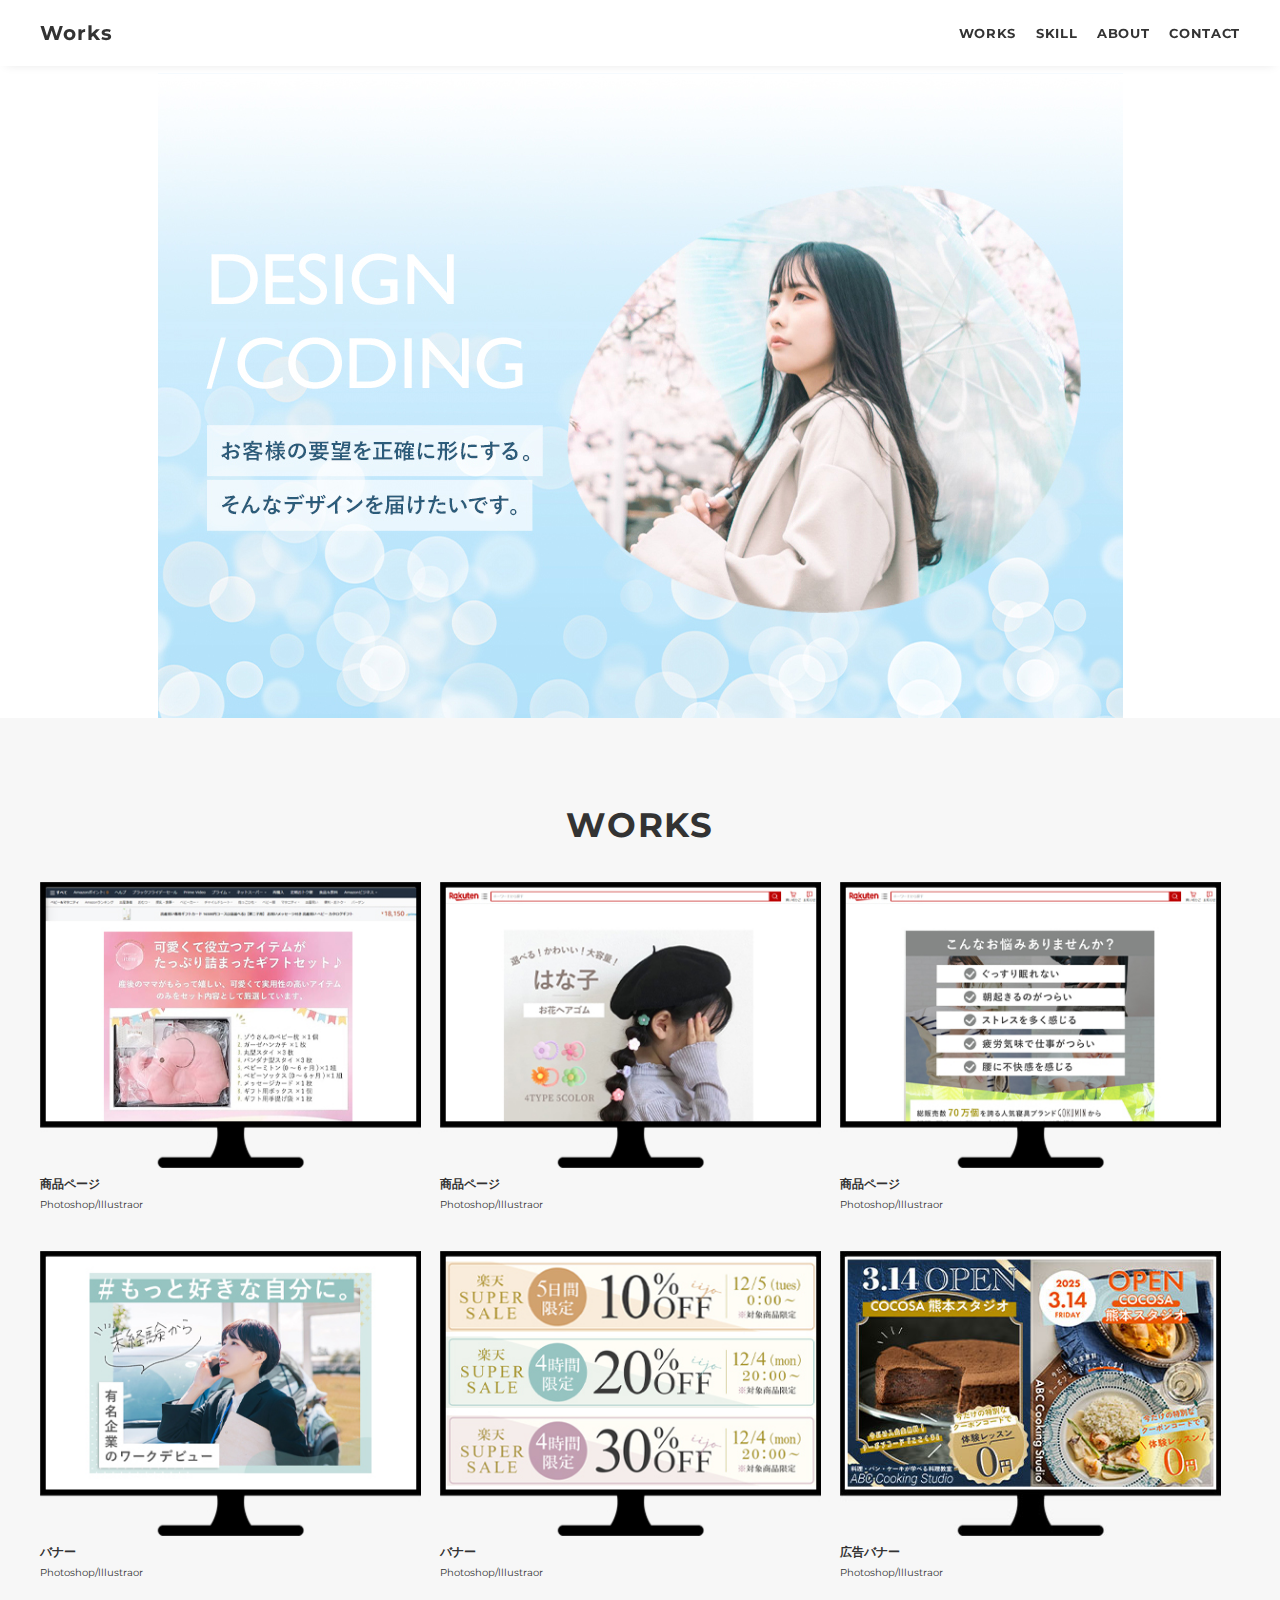
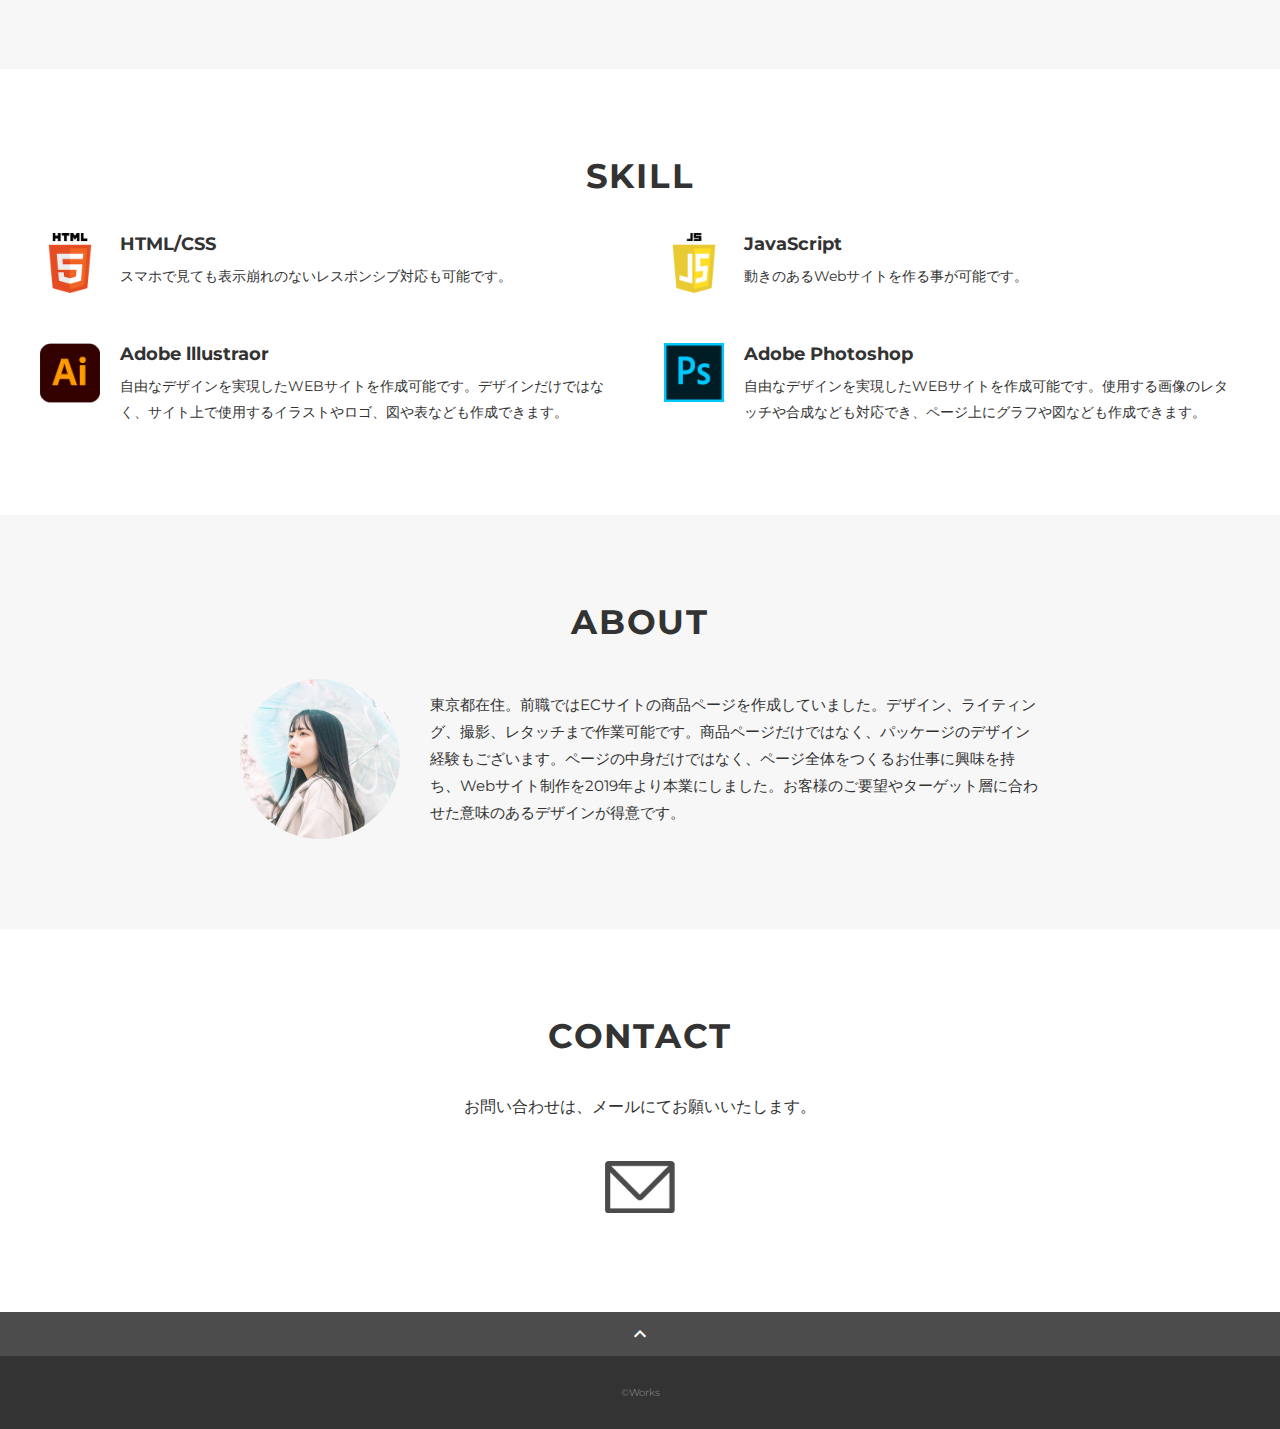
<file: index.html>
<!DOCTYPE html>
<html>
<head>
  <meta charset="utf-8">
  <meta name="viewport" content="width=device-width, initial-scale=1.0, maximum-scale=1.0, minimum-scale=1.0">
  <title>ポートフォリオ</title>
  <link rel="preconnect" href="https://fonts.gstatic.com">
  <link href="https://fonts.googleapis.com/css2?family=Montserrat:wght@400;700&display=swap" rel="stylesheet">
  <link href="https://fonts.googleapis.com/css?family=Material+Icons+Outlined" rel="stylesheet">
  <link href="css/ress.css" media="all" rel="stylesheet" type="text/css" />
  <link href="css/style.css" media="all" rel="stylesheet" type="text/css" />
</head>

<body>
  <div class="wrapper">

    <!-- header -->
    <header class="header">
      <div class="container">
        <h1 class="header-logo">
          <a href="#">Works</a>
        </h1>
        <nav class="gnav">
          <ul class="gnav-list">
            <li class="gnav-item"><a href="#works">WORKS</a></li>
            <li class="gnav-item"><a href="#skill">SKILL</a></li>
            <li class="gnav-item"><a href="#about">ABOUT</a></li>
            <li class="gnav-item"><a href="#contact">CONTACT</a></li>
          </ul>
        </nav>
      </div>
    </header>
    <!-- /header -->

    <main class="content">

     <!-- mv -->
     <div class="mv">
      <div class="mv-container">
        <img src="img/main.jpg" alt="メイン画像">
      </div>
    </div>
    <!-- /mv -->

      <!-- works -->
      <section class="works section" id="works">
        <div class="container">
          <h2 class="title">WORKS</h2>
          <div class="works-list">
            <a class="works-item" href="works-1.html">
              <div class="works-img"><img src="img/works/html1.jpg" alt="html1" /></div>
              <p class="works-name">商品ページ</p>
              <p class="works-info">Photoshop/lllustraor</p>
            </a>
            <a class="works-item" href="works-2.html">
              <div class="works-img"><img src="img/works/html2.jpg" alt="html2" /></div>
              <p class="works-name">商品ページ</p>
              <p class="works-info">Photoshop/lllustraor</p>
            </a>
            <a class="works-item" href="works-3.html">
              <div class="works-img"><img src="img/works/html3.jpg" alt="html3" /></div>
              <p class="works-name">商品ページ</p>
              <p class="works-info">Photoshop/lllustraor</p>
            </a>
            <a class="works-item" href="works-4.html">
              <div class="works-img"><img src="img/works/html4.jpg" alt="html4" /></div>
              <p class="works-name">バナー</p>
              <p class="works-info">Photoshop/lllustraor</p>
            </a>
            <a class="works-item" href="works-5.html">
              <div class="works-img"><img src="img/works/html5.jpg" alt="html5" /></div>
              <p class="works-name">バナー</p>
              <p class="works-info">Photoshop/lllustraor</p>
            </a>
            <a class="works-item" href="works-6.html">
              <div class="works-img"><img src="img/works/html6.jpg" alt="html6" /></div>
              <p class="works-name">広告バナー</p>
              <p class="works-info">Photoshop/lllustraor</p>
            </a>
          </div>
        </div>
      </section>
      <!-- /works -->

      <!-- skill -->
      <section class="skill section" id="skill">
        <div class="container">
          <h2 class="title">SKILL</h2>
          <div class="skill-list">
            <div class="skill-item">
              <p class="skill-img"><img src="img/skills/html.png" alt="html"></p>
              <div class="skill-body">
                <h3 class="skill-name">HTML/CSS</h3>
                <p class="skill-text">
                  スマホで見ても表示崩れのないレスポンシブ対応も可能です。</p>
              </div>
            </div>
            <div class="skill-item">
              <p class="skill-img"><img src="img/skills/js.png" alt="javascript"></p>
              <div class="skill-body">
                <h3 class="skill-name">JavaScript</h3>
                <p class="skill-text">
                  動きのあるWebサイトを作る事が可能です。</p>
              </div>
            </div>
            <div class="skill-item">
              <p class="skill-img"><img src="img/skills/lllustraor.png" alt="lllustraor"></p>
              <div class="skill-body">
                <h3 class="skill-name">Adobe lllustraor</h3>
                <p class="skill-text">
                  自由なデザインを実現したWEBサイトを作成可能です。デザインだけではなく、サイト上で使用するイラストやロゴ、図や表なども作成できます。</p>
              </div>
            </div>
            <div class="skill-item">
              <p class="skill-img"><img src="img/skills/photoshop.png" alt="photoshop"></p>
              <div class="skill-body">
                <h3 class="skill-name">Adobe Photoshop</h3>
                <p class="skill-text">
                  自由なデザインを実現したWEBサイトを作成可能です。使用する画像のレタッチや合成なども対応でき、ページ上にグラフや図なども作成できます。</p>
              </div>
            </div>
          </div>
        </div>
      </section>
      <!-- /skill -->

      <!-- about -->
      <section class="about section" id="about">
        <div class="container">
          <h2 class="title">ABOUT</h2>
          <div class="profile">
            <p class="profile-img">
              <img src="img/about.jpg" alt="about">
            </p>
            <div class="profile-body">
              <p>
                東京都在住。前職ではECサイトの商品ページを作成していました。デザイン、ライティング、撮影、レタッチまで作業可能です。商品ページだけではなく、パッケージのデザイン経験もございます。ページの中身だけではなく、ページ全体をつくるお仕事に興味を持ち、Webサイト制作を2019年より本業にしました。お客様のご要望やターゲット層に合わせた意味のあるデザインが得意です。
              </p>
            </div>
          </div>
        </div>
      </section>
      <!-- /about -->

      <!-- contact -->
      <section class="contact section" id="contact">
        <div class="container">
          <h2 class="title">CONTACT</h2>
          <p class="lead">
            お問い合わせは、<br class="sp-only">メールにてお願いいたします。
          </p>
          <div class="contact-list">
            <a href="mailto:ikumixxky&#64;gmail.com" target="_blank">
              <img src="img/icon_mail.gif" alt="mail">
            </a>
          </div>
        </div>
      </section>
      <!-- /contact -->
      <div class="page-top" id="js-page-top">
        <span class="material-icons-outlined">expand_less</span>
      </div>
    </main>

    <!-- footer -->
    <footer class="footer">
      <div class="copyright">&copy;Works</div>
    </footer>
    <!-- /footer -->

  </div>
  <script src="https://ajax.googleapis.com/ajax/libs/jquery/3.6.0/jquery.min.js"></script>
  <script type='text/javascript' src="js/script.js"></script>
</body>
</html>
</file>
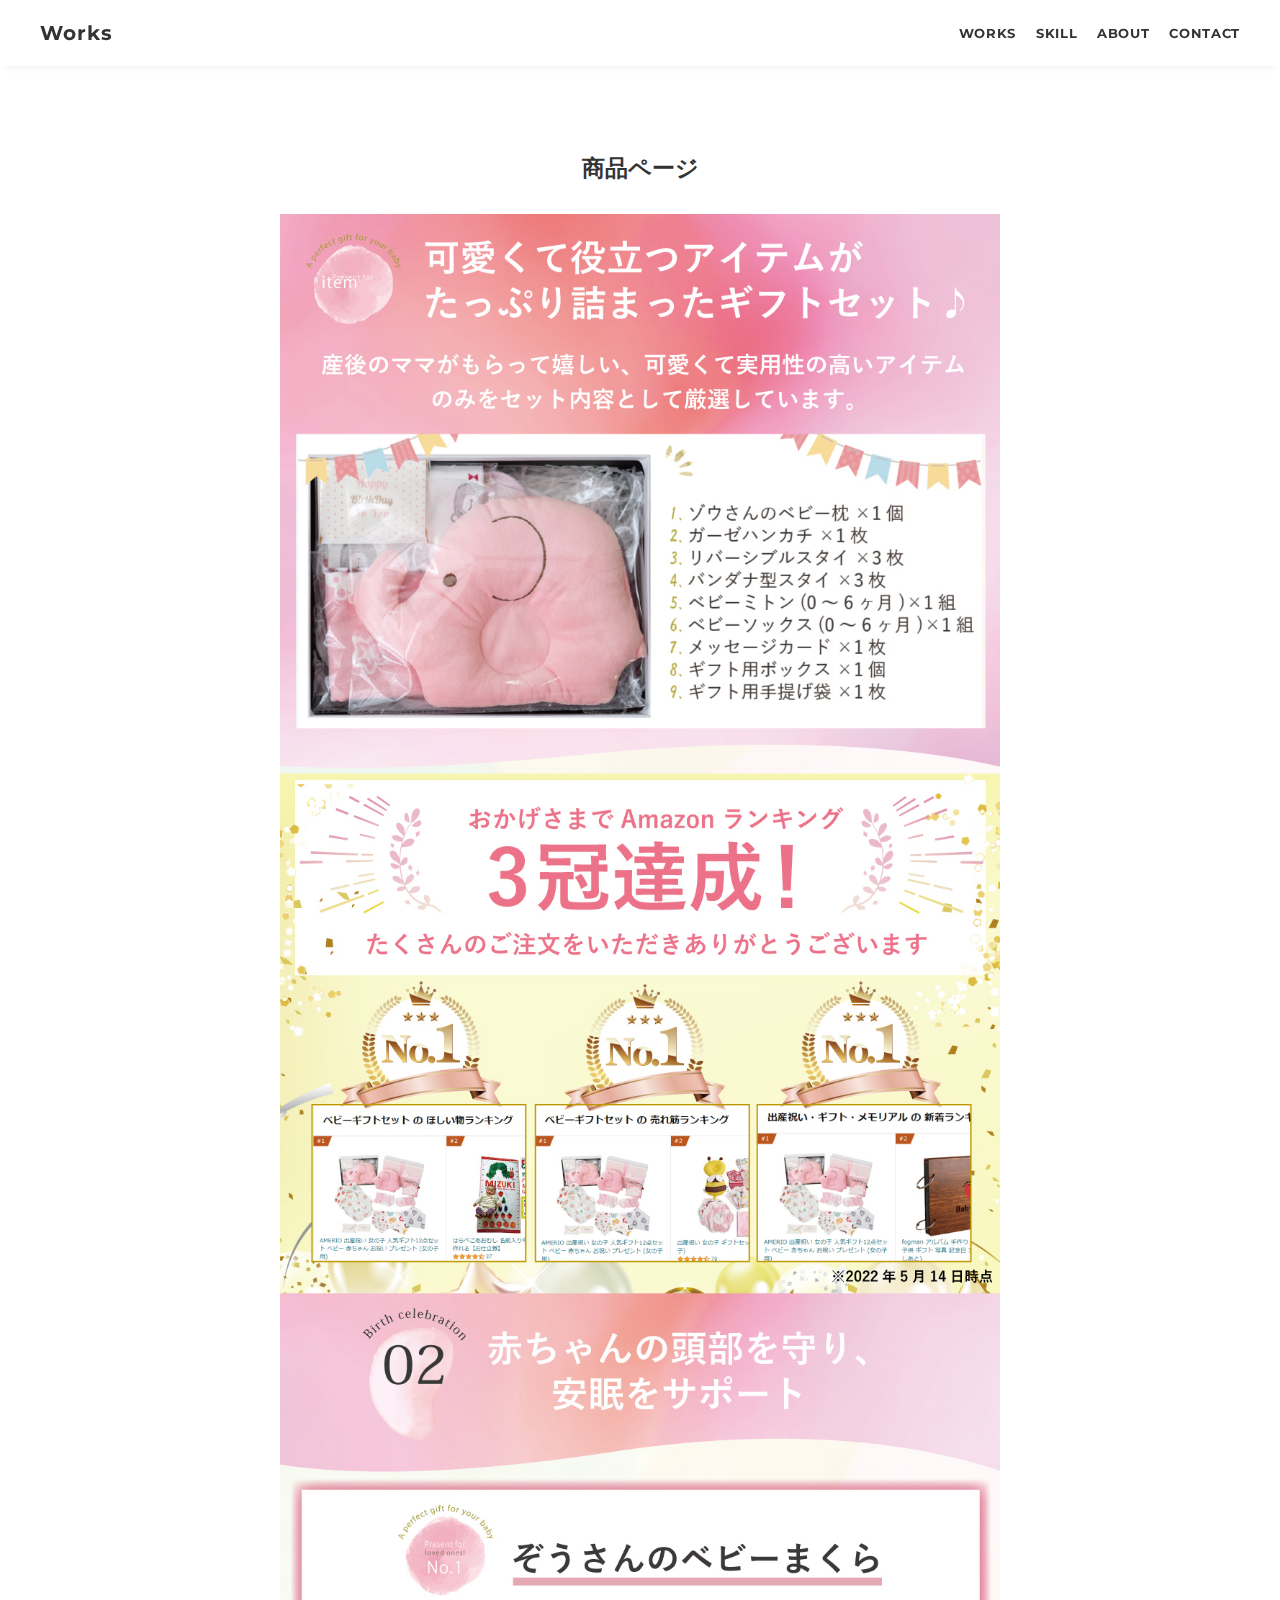
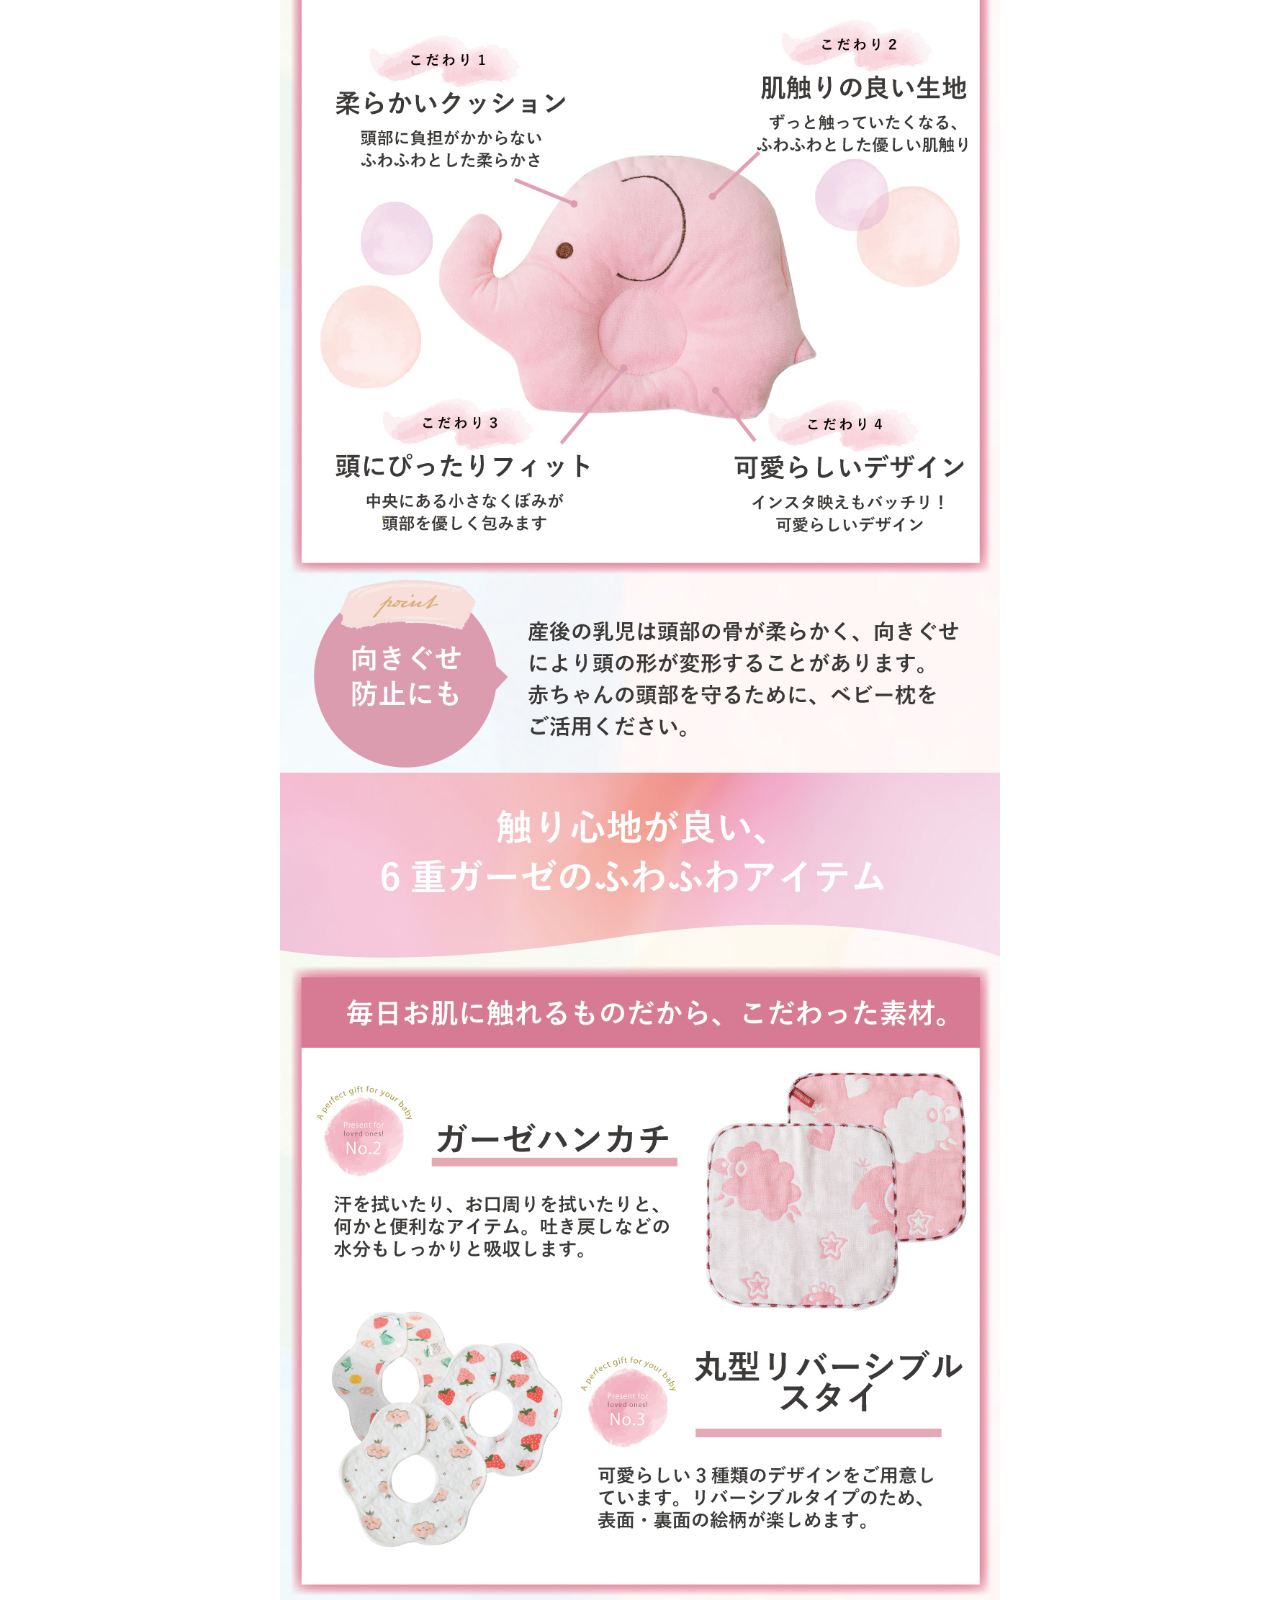
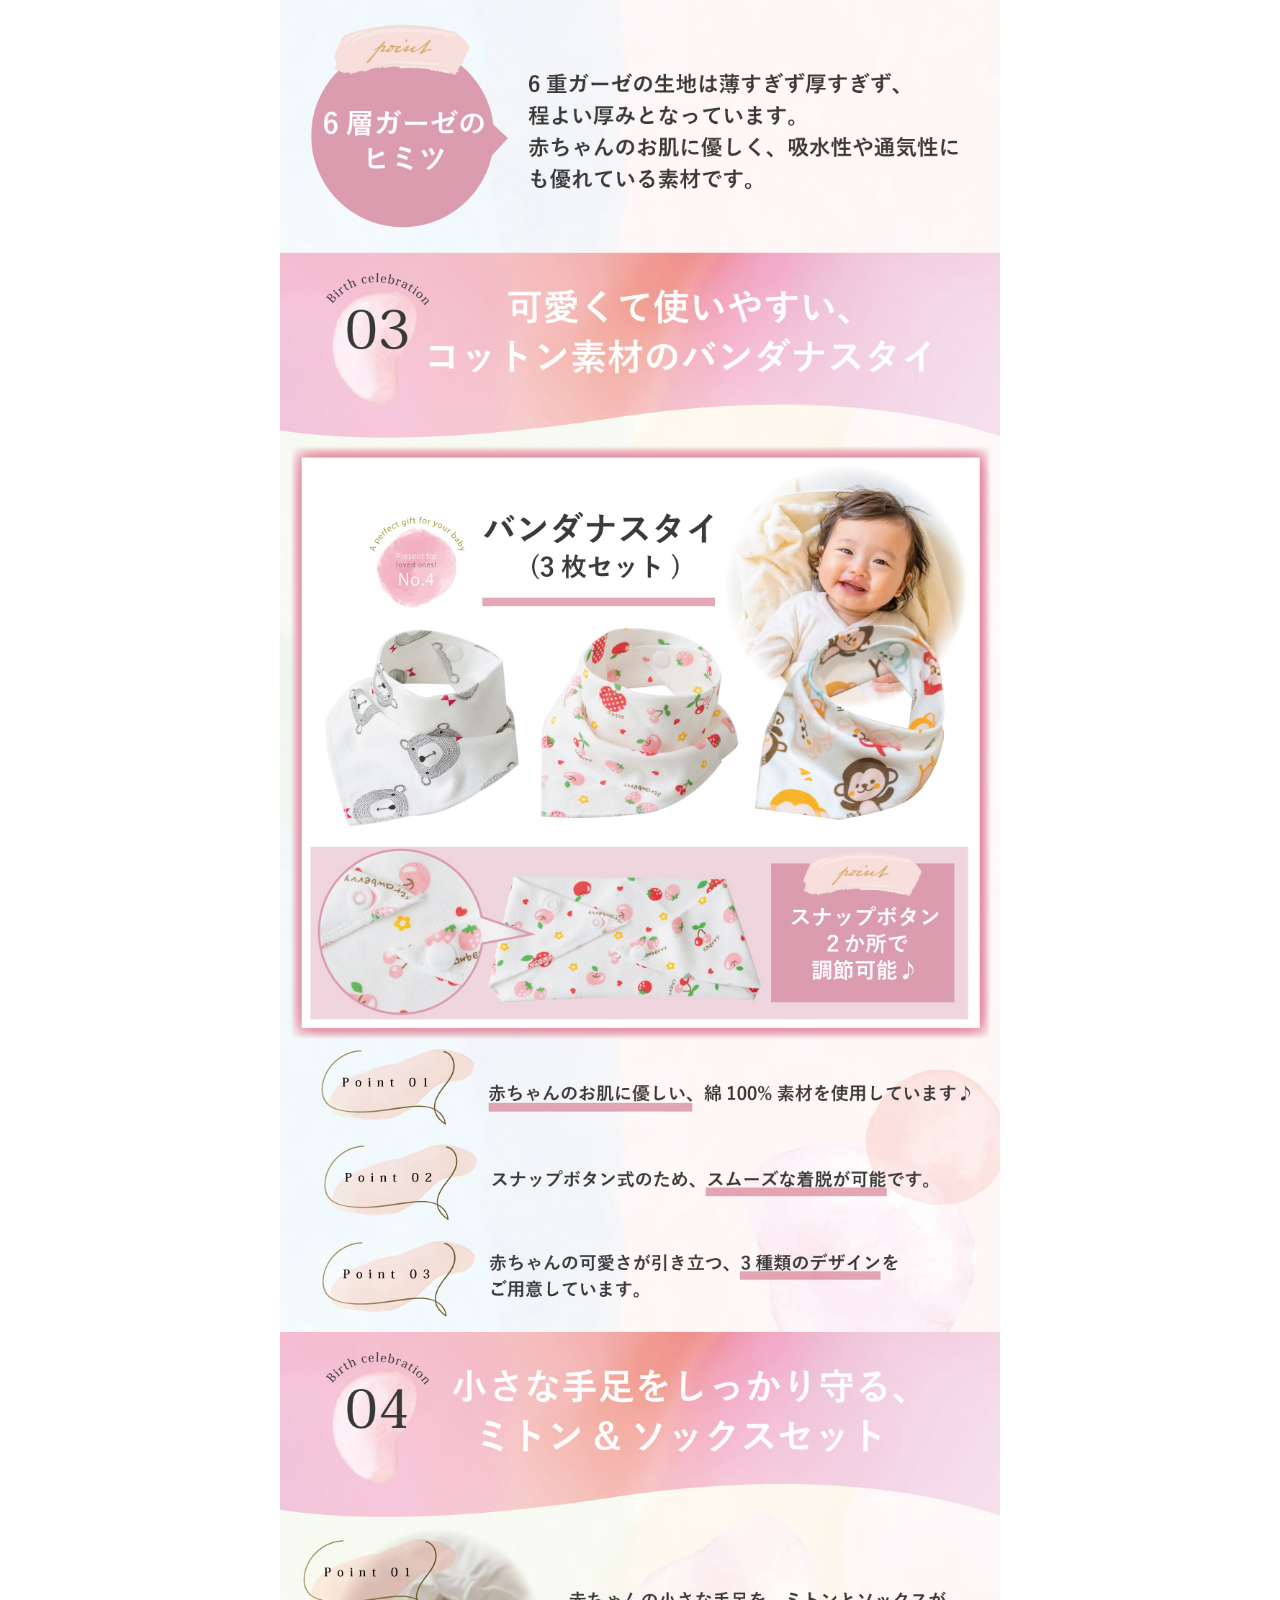
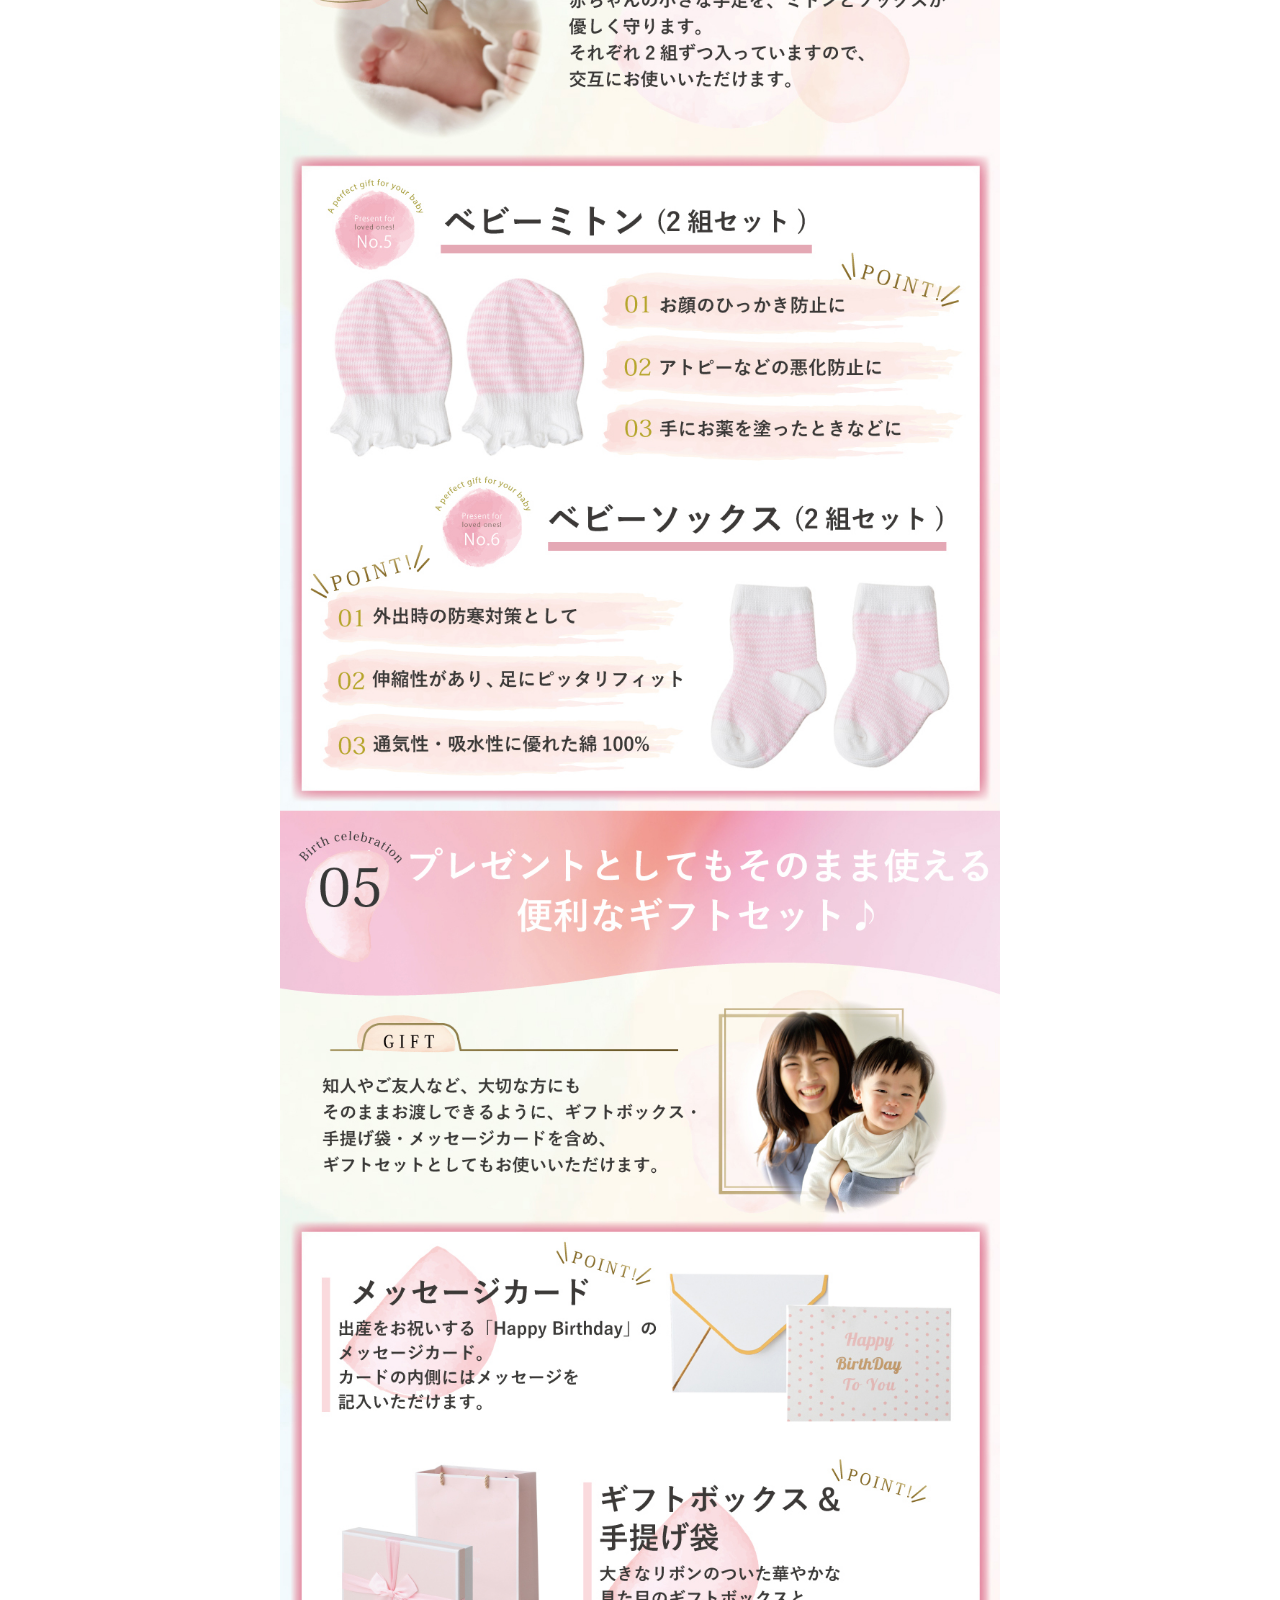
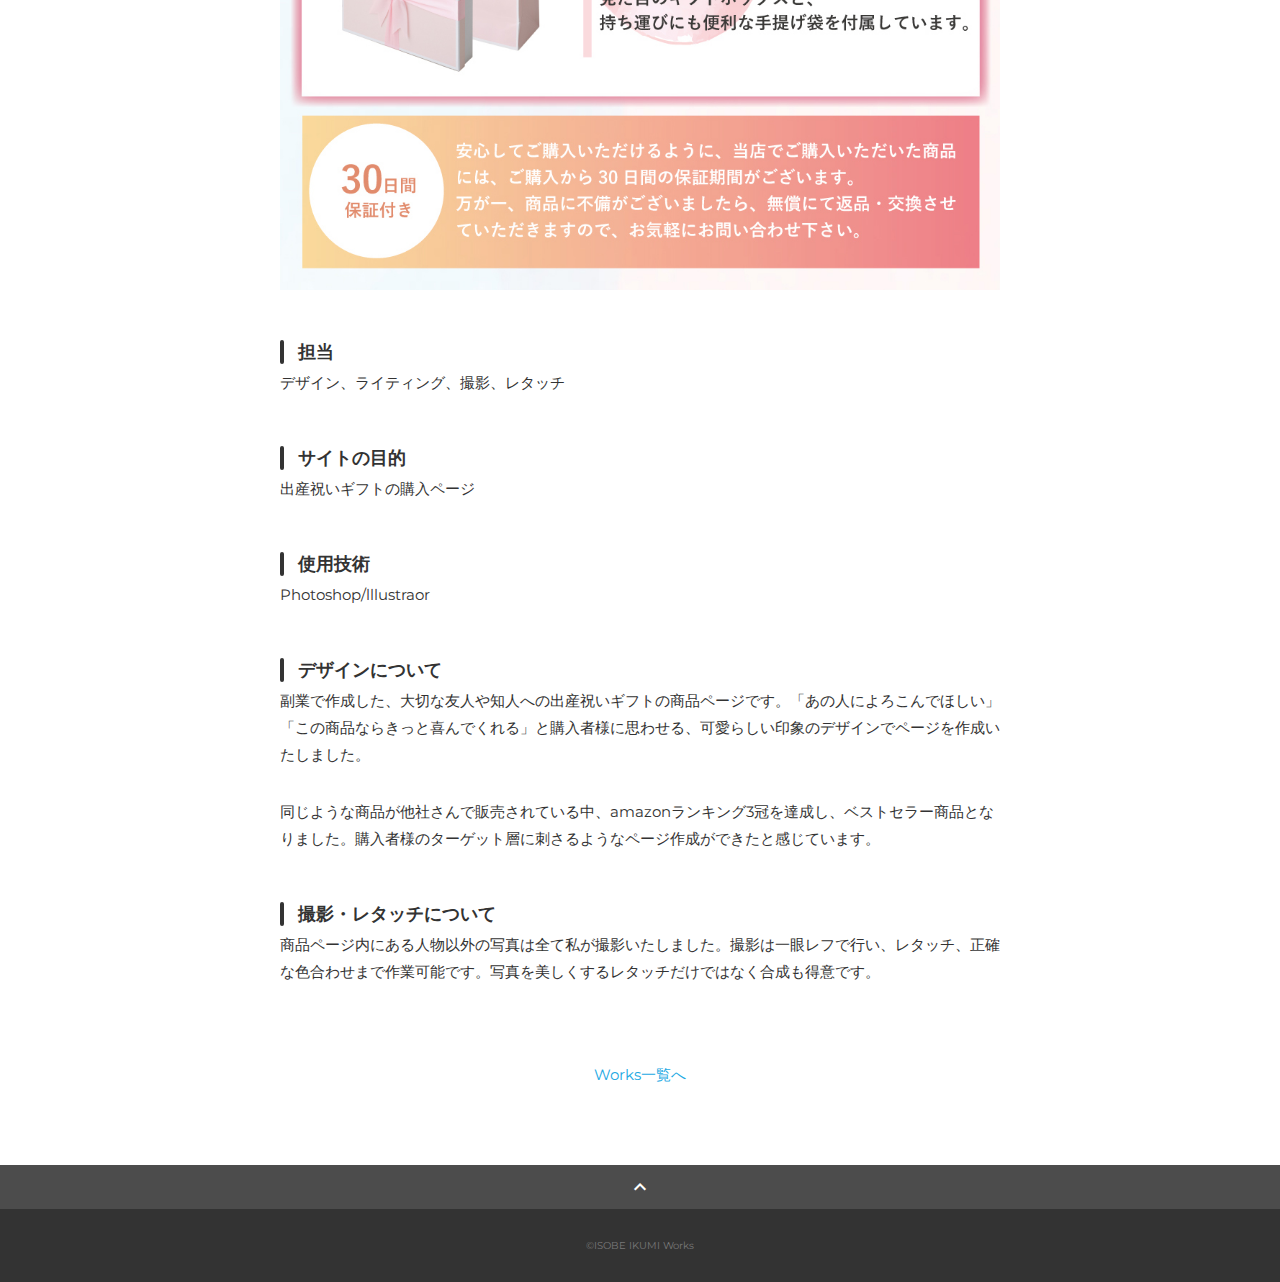
<file: works-1.html>
<!DOCTYPE html>
<html>
<head>
  <meta charset="utf-8">
  <meta name="viewport" content="width=device-width, initial-scale=1.0, maximum-scale=1.0, minimum-scale=1.0">
  <title>ポートフォリオ</title>
  <link rel="preconnect" href="https://fonts.gstatic.com">
  <link href="https://fonts.googleapis.com/css2?family=Montserrat:wght@400;700&display=swap" rel="stylesheet">
  <link href="https://fonts.googleapis.com/css?family=Material+Icons+Outlined" rel="stylesheet">
  <link href="css/ress.css" media="all" rel="stylesheet" type="text/css" />
  <link href="css/style.css" media="all" rel="stylesheet" type="text/css" />
</head>

<body>
  <div class="wrapper">

    <!-- header -->
    <header class="header ">
      <div class="container">
        <h1 class="header-logo">
          <a href="index.html">Works</a>
        </h1>
        <nav class="gnav">
          <ul class="gnav-list">
            <li class="gnav-item"><a href="index.html#works">WORKS</a></li>
            <li class="gnav-item"><a href="index.html#skill">SKILL</a></li>
            <li class="gnav-item"><a href="index.html#about">ABOUT</a></li>
            <li class="gnav-item"><a href="index.html#contact">CONTACT</a></li>
          </ul>
        </nav>
      </div>
    </header>
    <!-- /header -->

    <main class="content">

      <article class="article">
        <div class="article-container">
          <h2 class="article-title">商品ページ</h2>
          <div class="article-body">
            <p>
              <img src="img/works-detail/works-1_pc.jpg" alt="商品ページ1">
            </p>
            <h3>担当</h3>
            <p>デザイン、ライティング、撮影、レタッチ</p>
            <h3>サイトの目的</h3>
            <p>出産祝いギフトの購入ページ</p>
            <h3>使用技術</h3>
            <p>Photoshop/lllustraor</p>
            <h3>デザインについて</h3>
            <p>
              副業で作成した、大切な友人や知人への出産祝いギフトの商品ページです。「あの人によろこんでほしい」「この商品ならきっと喜んでくれる」と購入者様に思わせる、可愛らしい印象のデザインでページを作成いたしました。
            </p>
            <p>
              同じような商品が他社さんで販売されている中、amazonランキング3冠を達成し、ベストセラー商品となりました。購入者様のターゲット層に刺さるようなページ作成ができたと感じています。
            </p>
            <h3>撮影・レタッチについて</h3>
            <p>
              商品ページ内にある人物以外の写真は全て私が撮影いたしました。撮影は一眼レフで行い、レタッチ、正確な色合わせまで作業可能です。写真を美しくするレタッチだけではなく合成も得意です。
            </p>
          </div>
          <div class="home-link">
            <a href="index.html#works">Works一覧へ</a>
          </div>
        </div>
      </article>

      <div class="page-top" id="js-page-top">
        <span class="material-icons-outlined">expand_less</span>
      </div>
    </main>

    <!-- footer -->
    <footer class="footer">
      <div class="copyright">&copy;ISOBE IKUMI Works</div>
    </footer>
    <!-- /footer -->

  </div>
  <script src="https://ajax.googleapis.com/ajax/libs/jquery/3.6.0/jquery.min.js"></script>
  <script type='text/javascript' src="js/script.js"></script>
</body>
</html>
</file>
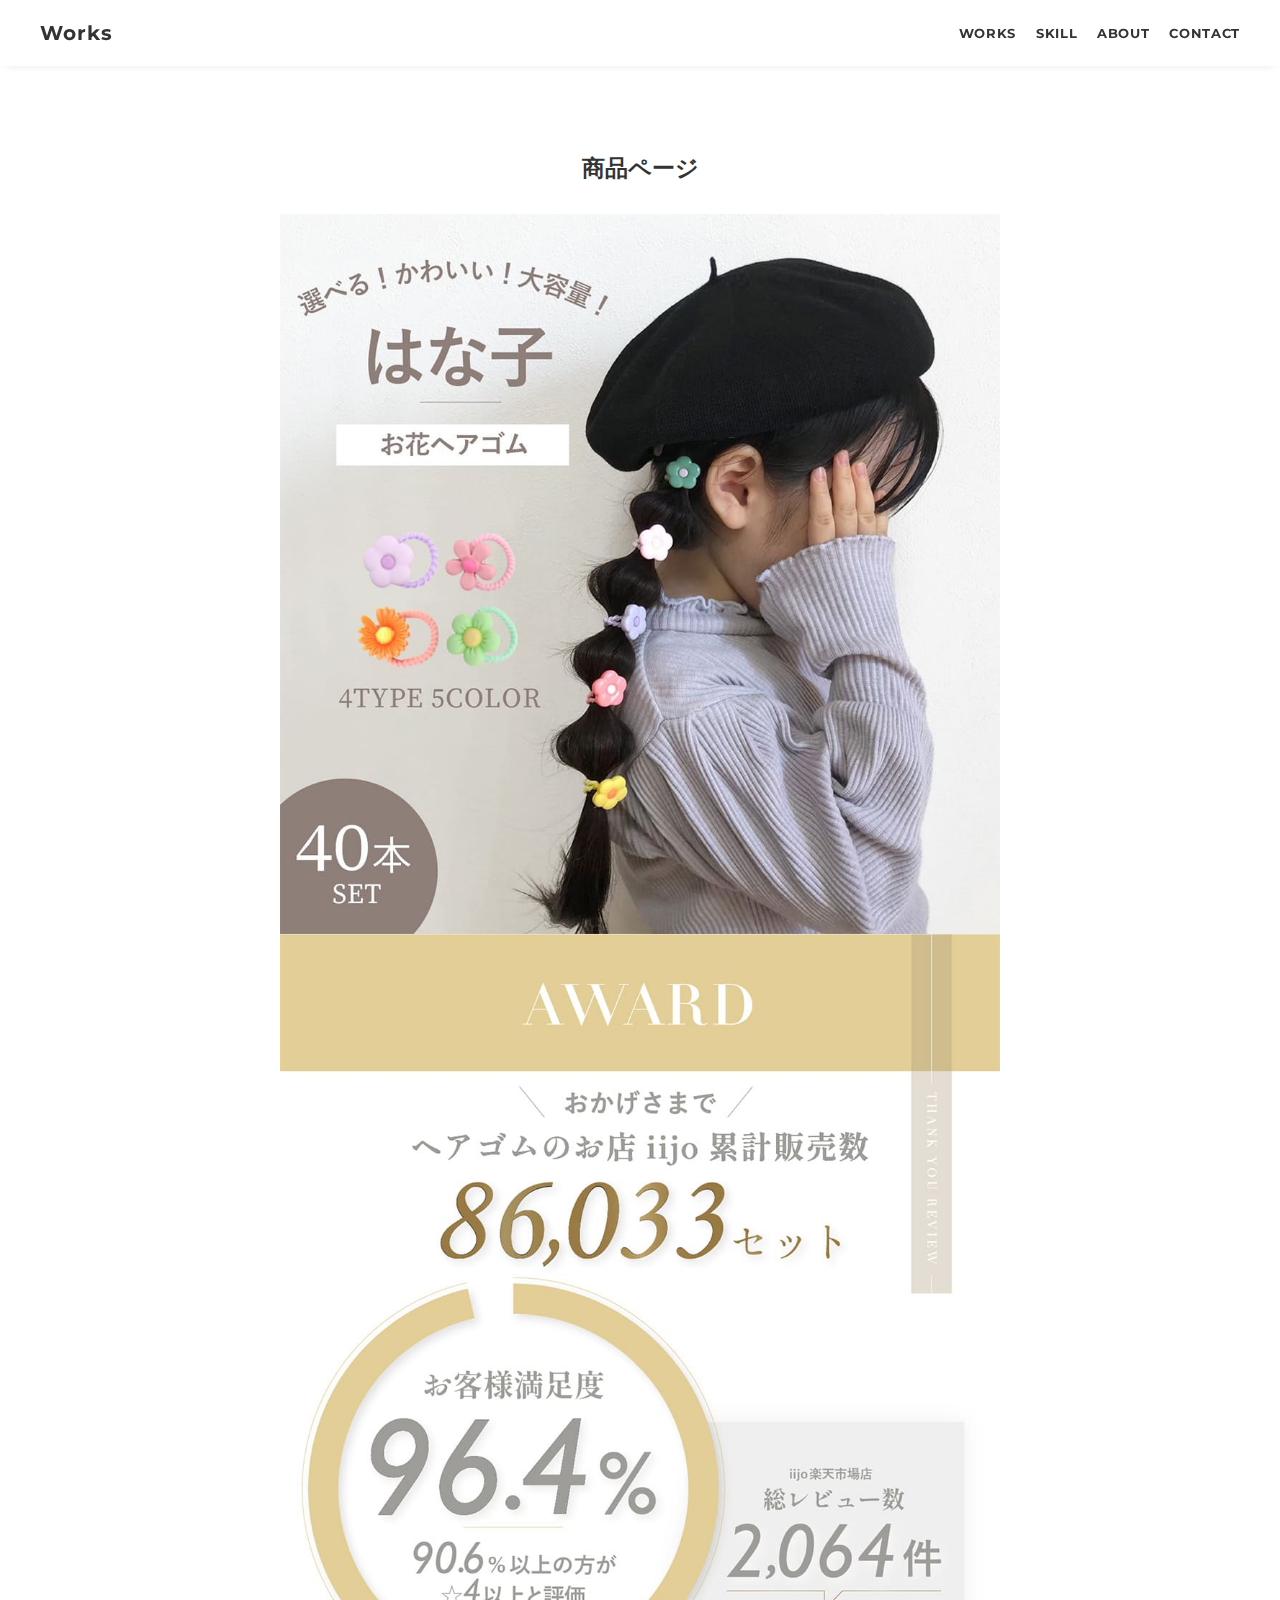
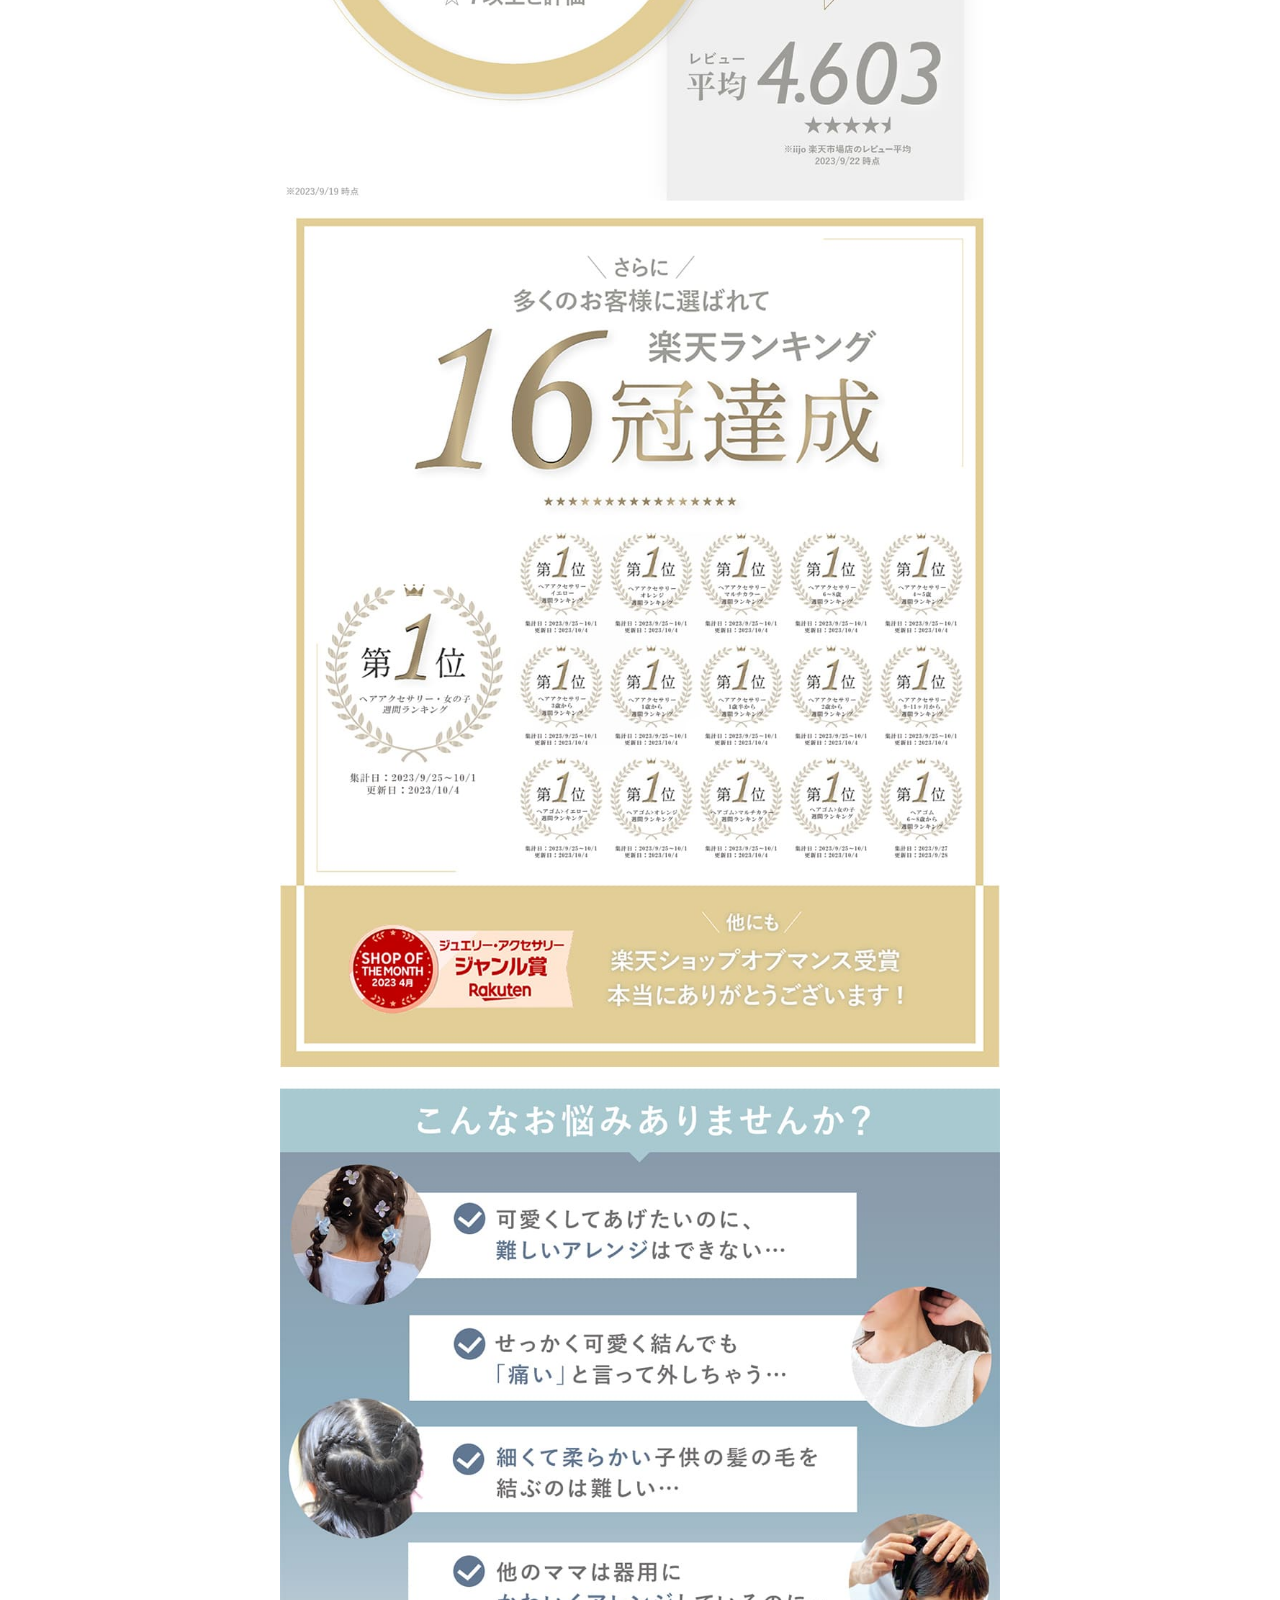
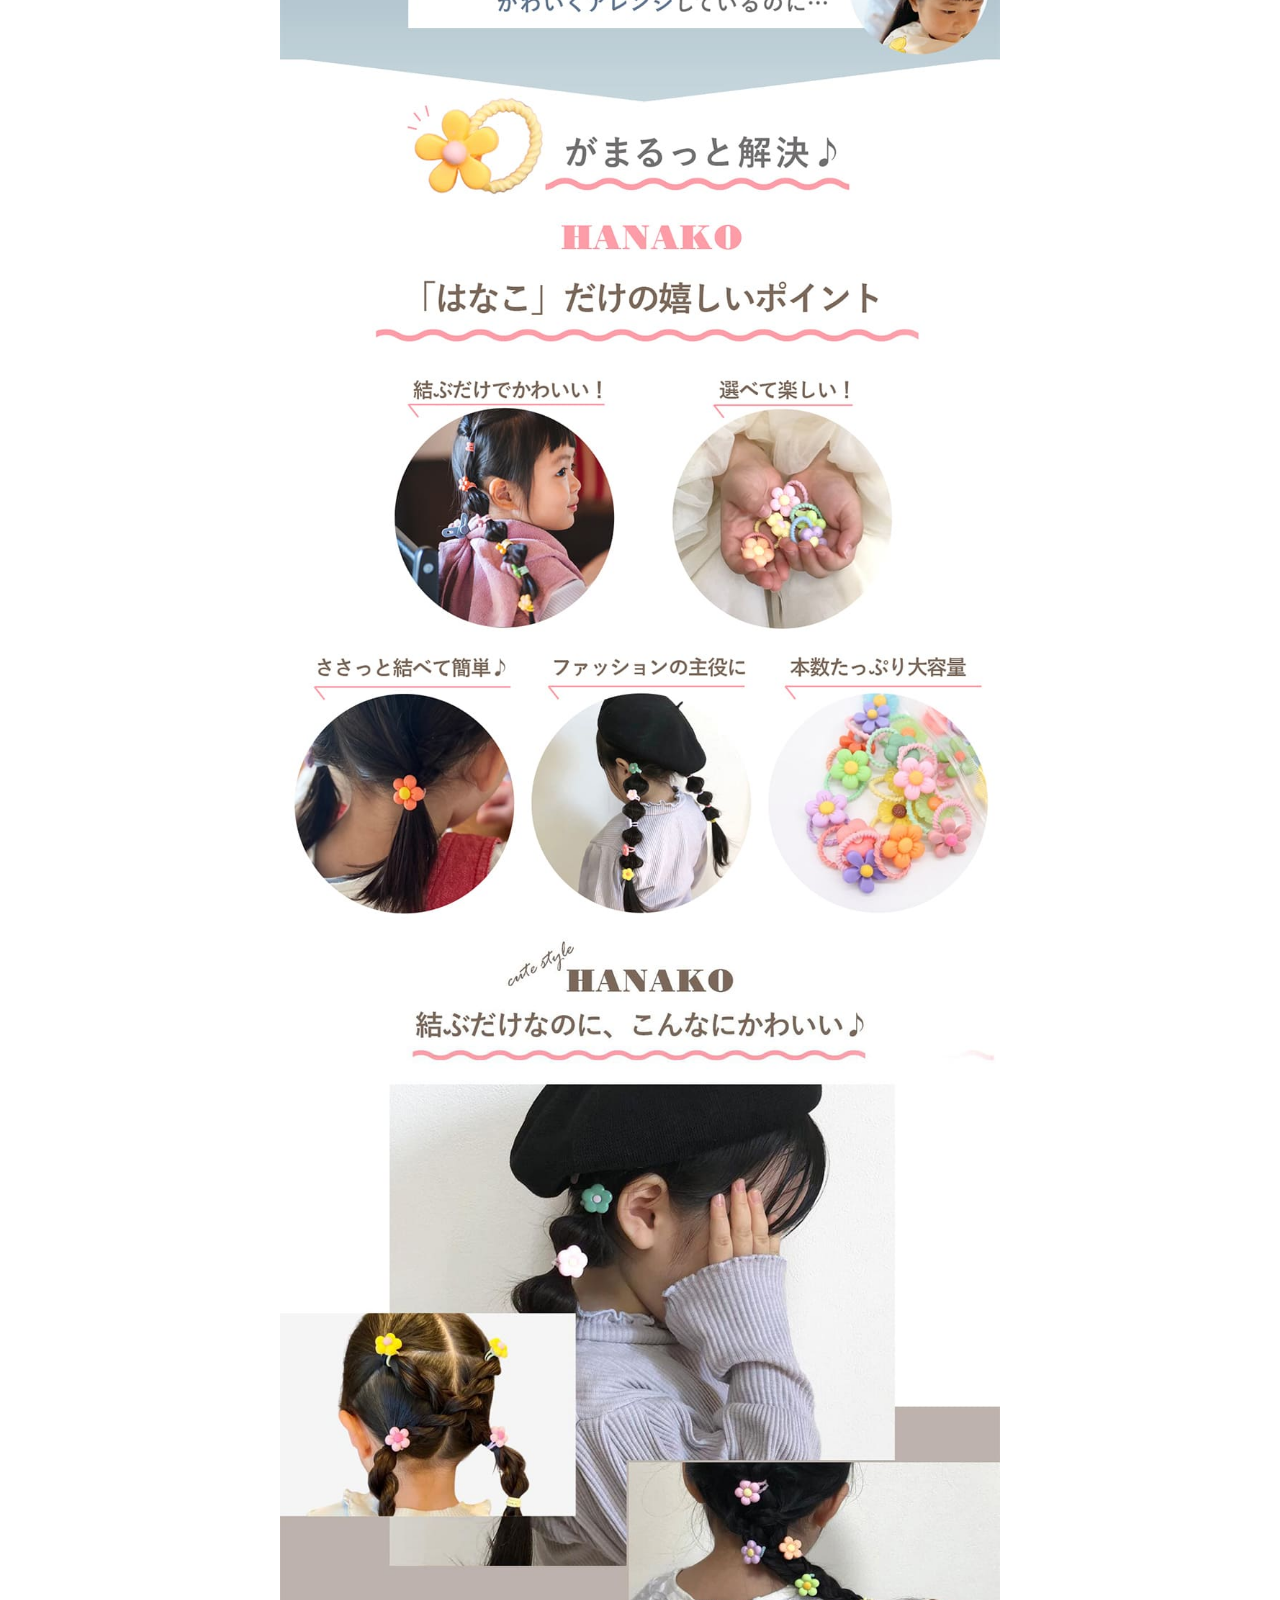
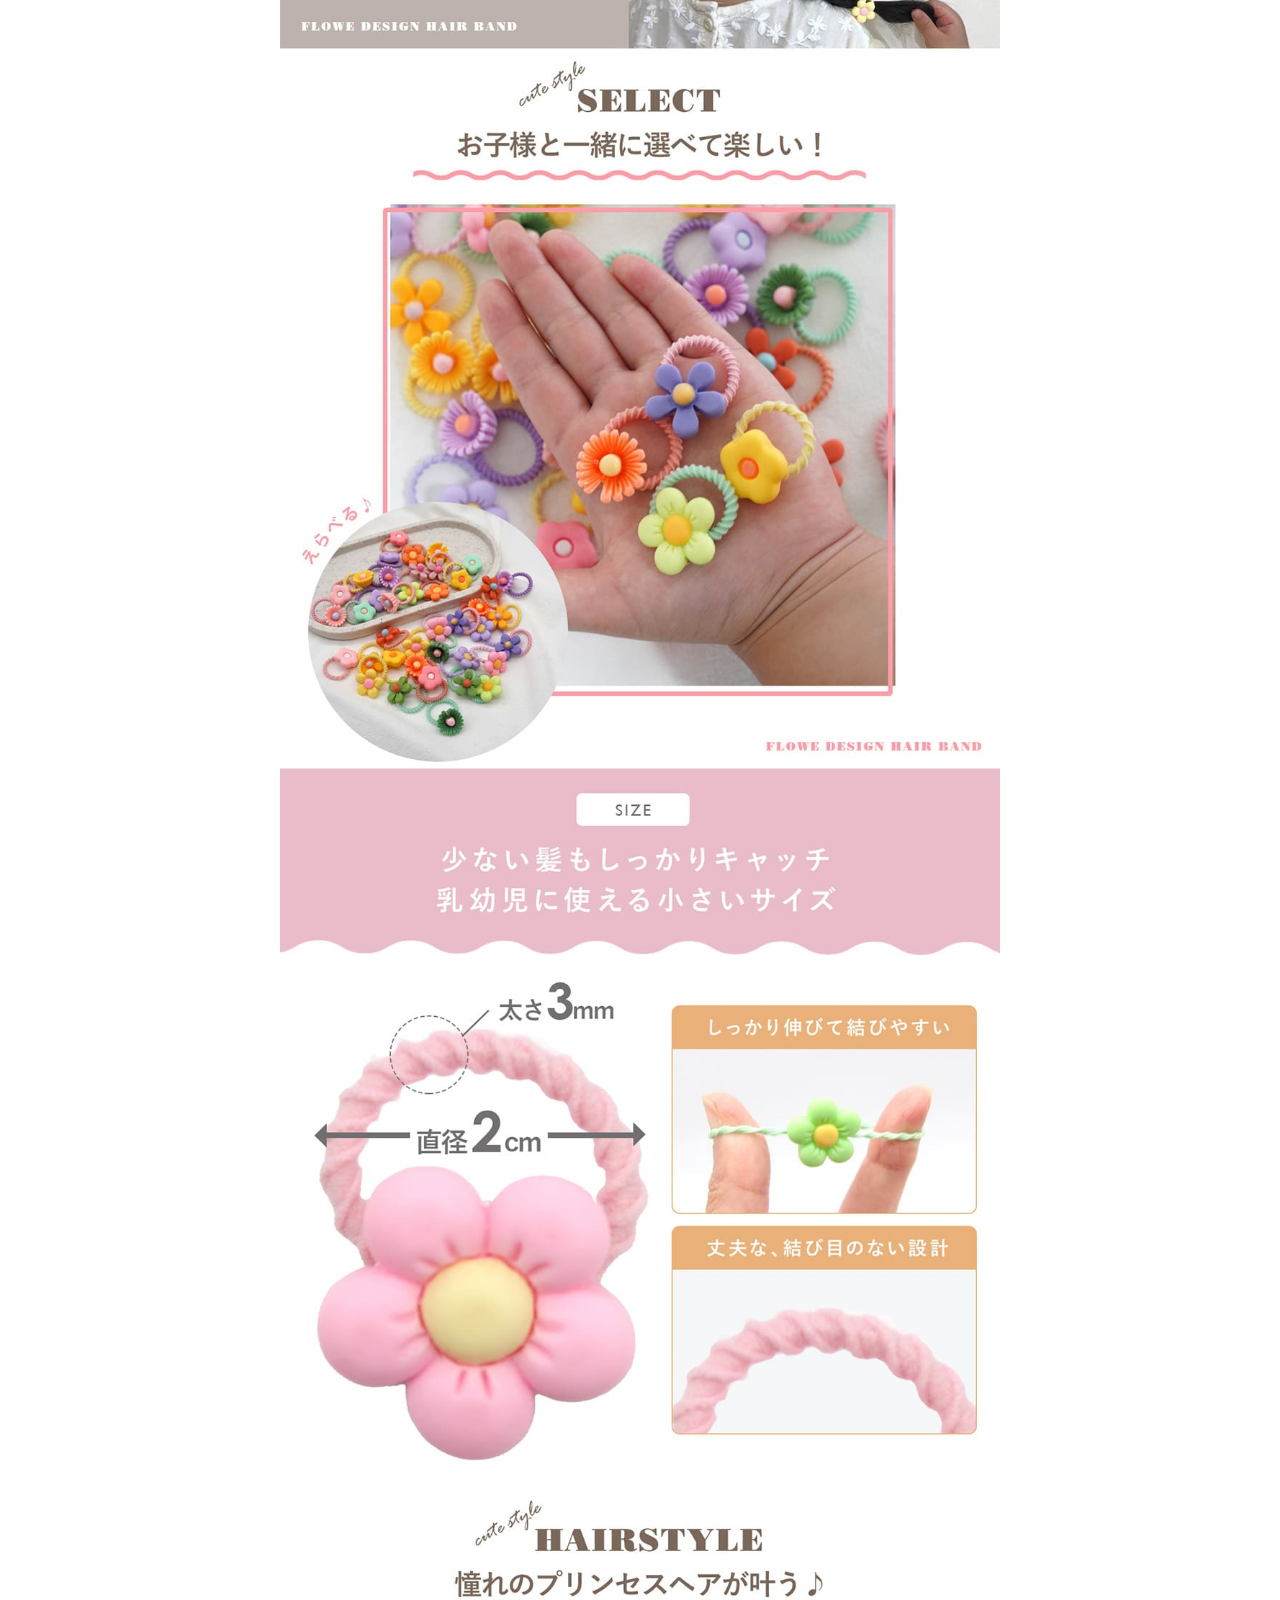
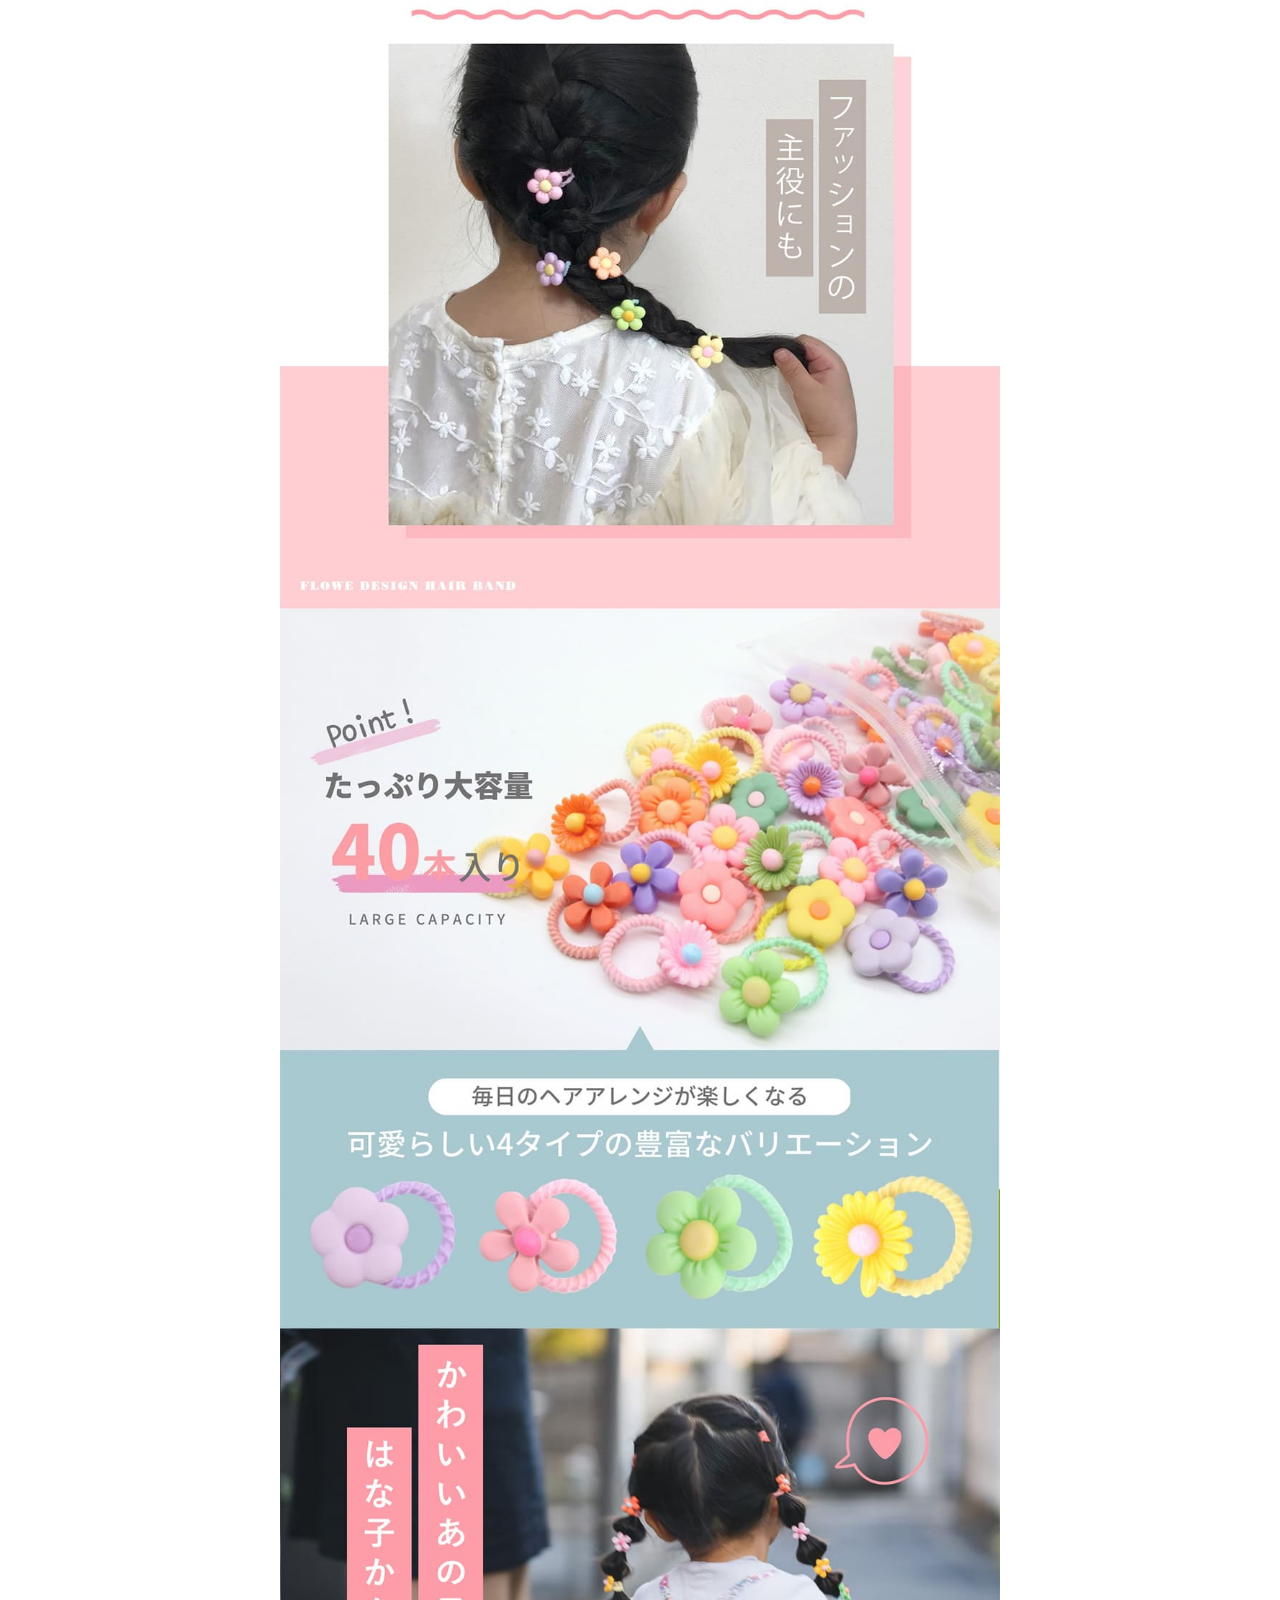
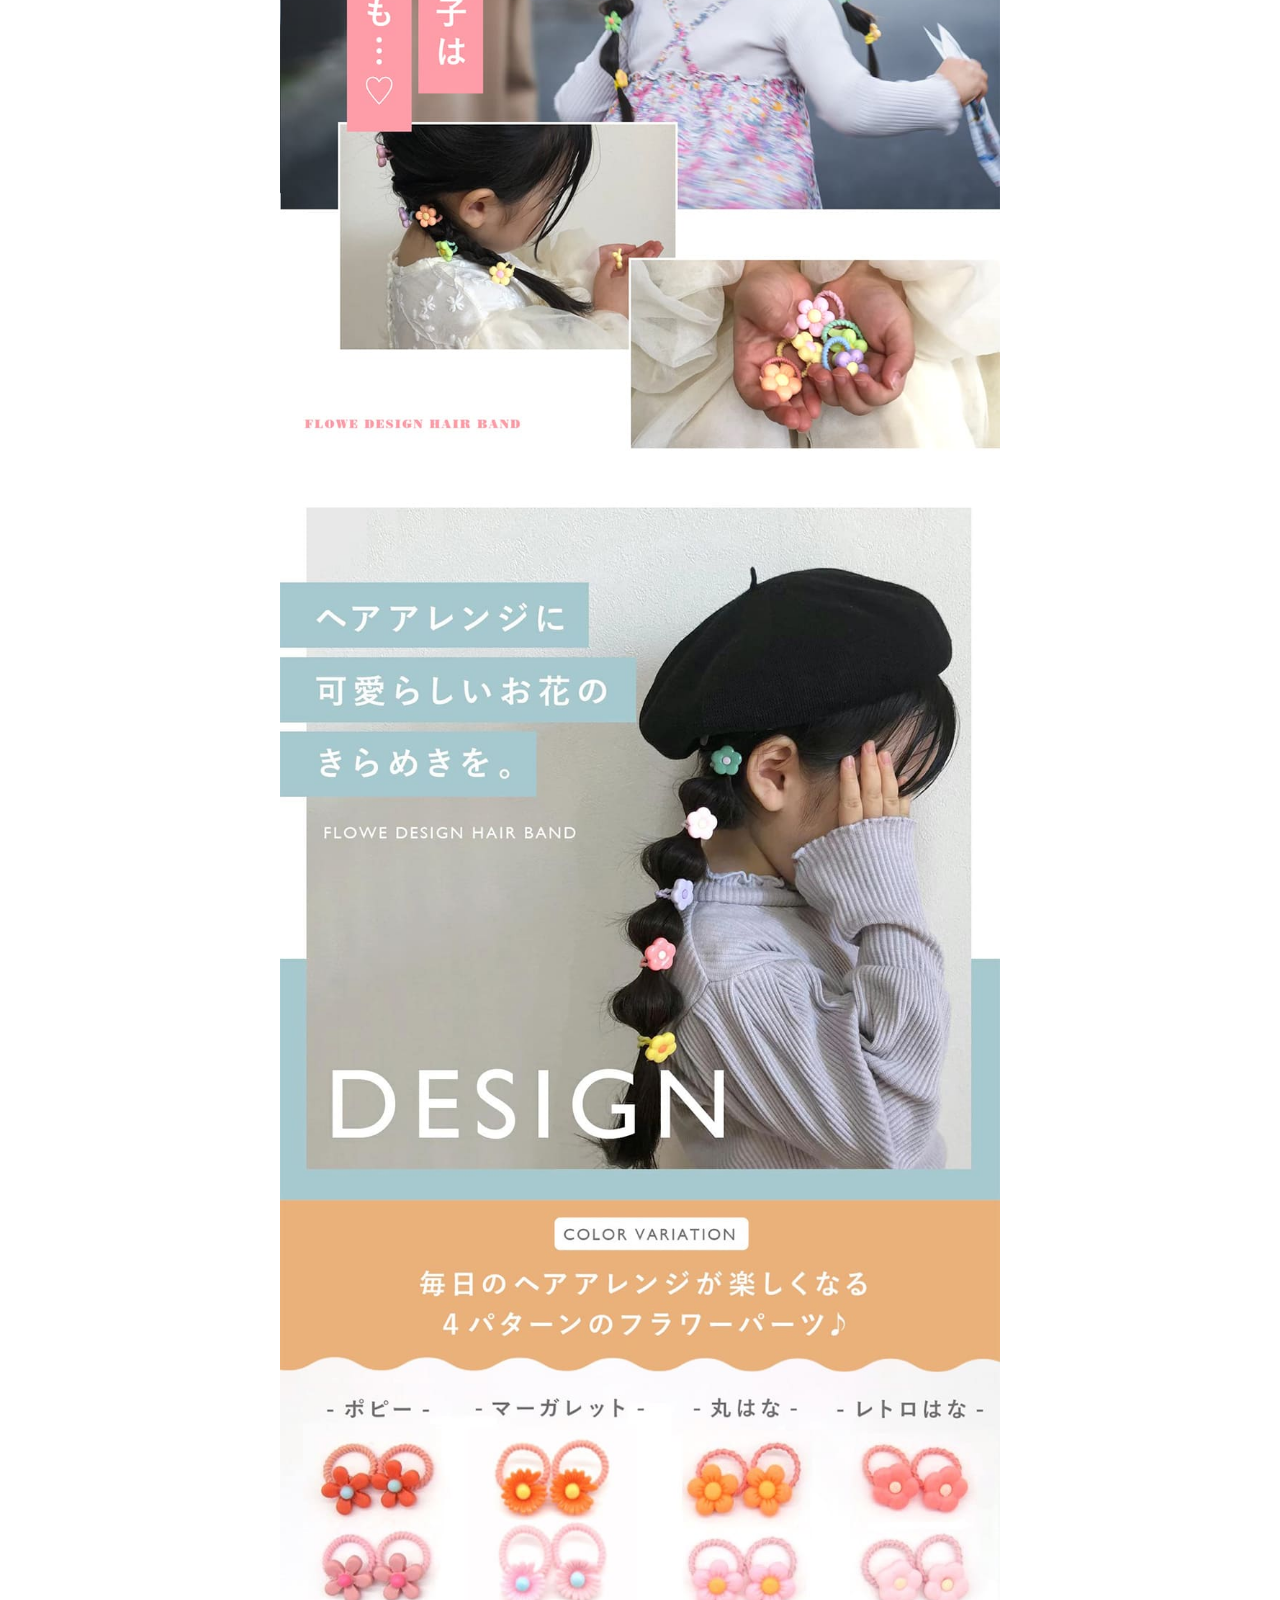
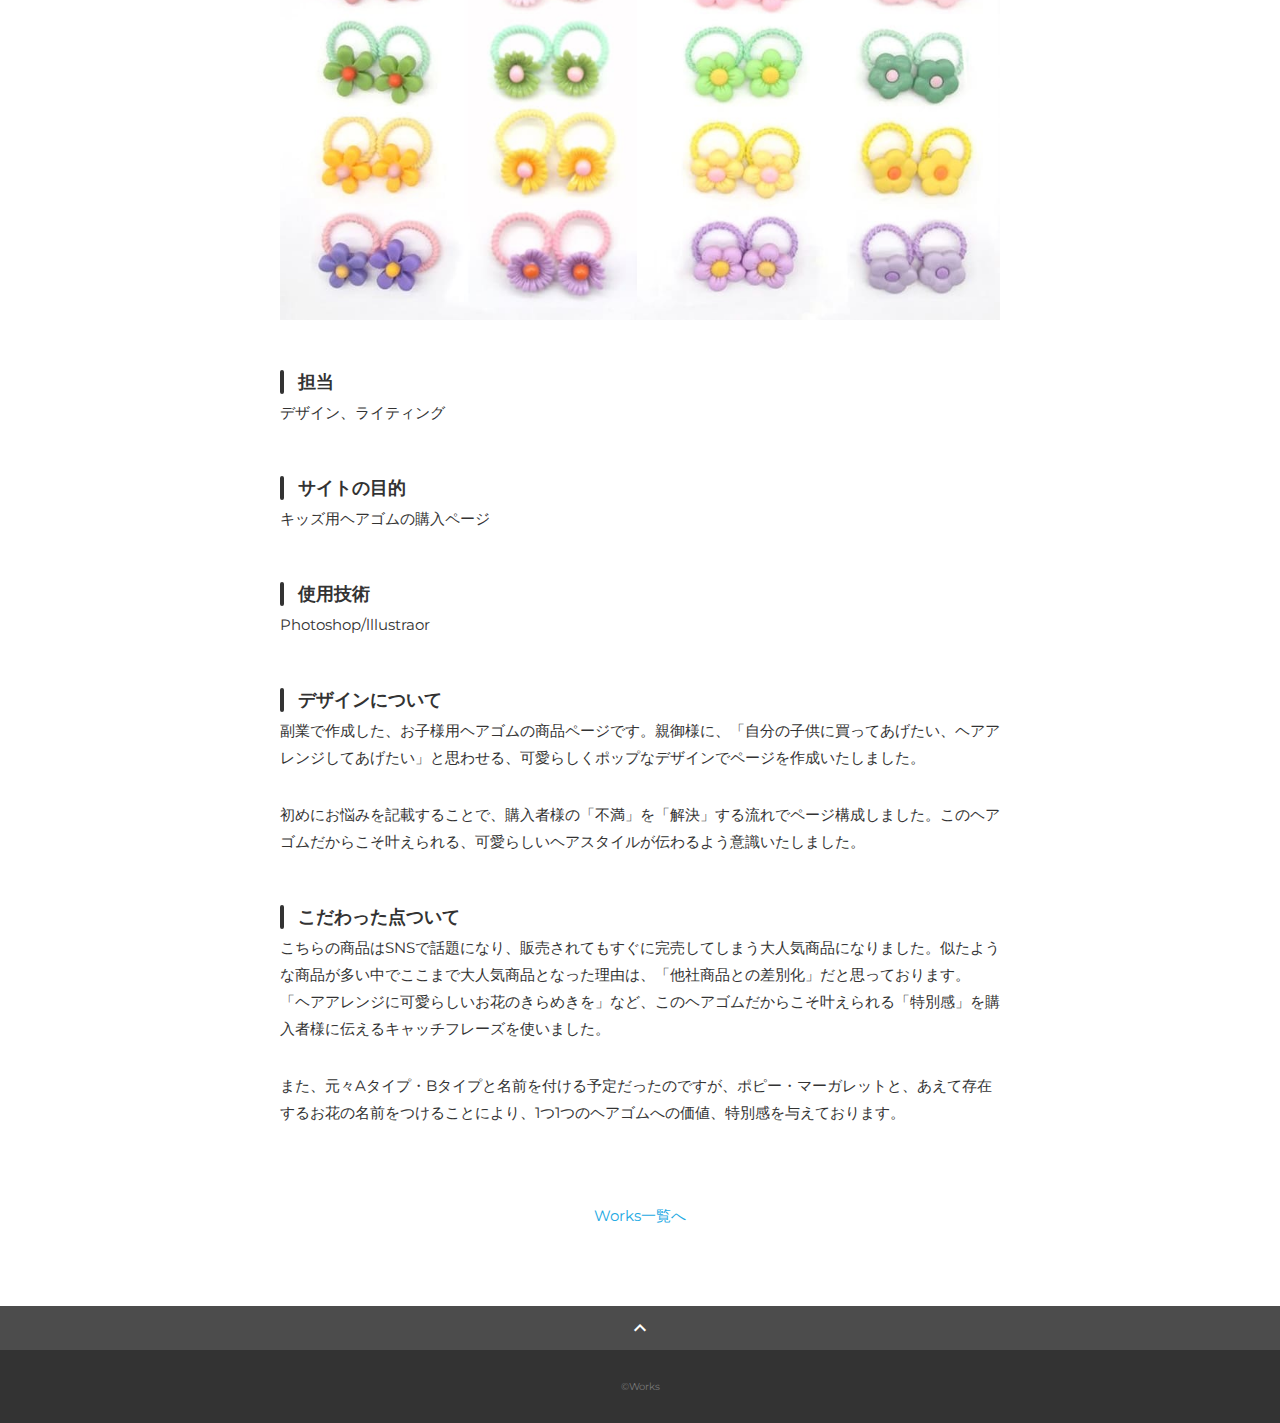
<file: works-2.html>
<!DOCTYPE html>
<html>
<head>
  <meta charset="utf-8">
  <meta name="viewport" content="width=device-width, initial-scale=1.0, maximum-scale=1.0, minimum-scale=1.0">
  <title>ポートフォリオ</title>
  <link rel="preconnect" href="https://fonts.gstatic.com">
  <link href="https://fonts.googleapis.com/css2?family=Montserrat:wght@400;700&display=swap" rel="stylesheet">
  <link href="https://fonts.googleapis.com/css?family=Material+Icons+Outlined" rel="stylesheet">
  <link href="css/ress.css" media="all" rel="stylesheet" type="text/css" />
  <link href="css/style.css" media="all" rel="stylesheet" type="text/css" />
</head>

<body>
  <div class="wrapper">

    <!-- header -->
    <header class="header ">
      <div class="container">
        <h1 class="header-logo">
          <a href="index.html">Works</a>
        </h1>
        <nav class="gnav">
          <ul class="gnav-list">
            <li class="gnav-item"><a href="index.html#works">WORKS</a></li>
            <li class="gnav-item"><a href="index.html#skill">SKILL</a></li>
            <li class="gnav-item"><a href="index.html#about">ABOUT</a></li>
            <li class="gnav-item"><a href="index.html#contact">CONTACT</a></li>
          </ul>
        </nav>
      </div>
    </header>
    <!-- /header -->

    <main class="content">

      <article class="article">
        <div class="article-container">
          <h2 class="article-title">商品ページ</h2>
          <div class="article-body">
            <p>
              <img src="img/works-detail/works-2_pc.jpg" alt="商品ページ2">
            </p>
            <h3>担当</h3>
            <p>デザイン、ライティング</p>
            <h3>サイトの目的</h3>
            <p>キッズ用ヘアゴムの購入ページ</p>
            <h3>使用技術</h3>
            <p>Photoshop/lllustraor</p>
            <h3>デザインについて</h3>
            <p>
              副業で作成した、お子様用ヘアゴムの商品ページです。親御様に、「自分の子供に買ってあげたい、ヘアアレンジしてあげたい」と思わせる、可愛らしくポップなデザインでページを作成いたしました。
            </p>
            <p>
              初めにお悩みを記載することで、購入者様の「不満」を「解決」する流れでページ構成しました。このヘアゴムだからこそ叶えられる、可愛らしいヘアスタイルが伝わるよう意識いたしました。
            </p>
            <h3>こだわった点ついて</h3>
            <p>
              こちらの商品はSNSで話題になり、販売されてもすぐに完売してしまう大人気商品になりました。似たような商品が多い中でここまで大人気商品となった理由は、「他社商品との差別化」だと思っております。
              「ヘアアレンジに可愛らしいお花のきらめきを」など、このヘアゴムだからこそ叶えられる「特別感」を購入者様に伝えるキャッチフレーズを使いました。
            </p>
            <p>
              また、元々Aタイプ・Bタイプと名前を付ける予定だったのですが、ポピー・マーガレットと、あえて存在するお花の名前をつけることにより、1つ1つのヘアゴムへの価値、特別感を与えております。
            </p>
          </div>
          <div class="home-link">
            <a href="index.html#works">Works一覧へ</a>
          </div>
        </div>
      </article>

      <div class="page-top" id="js-page-top">
        <span class="material-icons-outlined">expand_less</span>
      </div>
    </main>

    <!-- footer -->
    <footer class="footer">
      <div class="copyright">&copy;Works</div>
    </footer>
    <!-- /footer -->

  </div>
  <script src="https://ajax.googleapis.com/ajax/libs/jquery/3.6.0/jquery.min.js"></script>
  <script type='text/javascript' src="js/script.js"></script>
</body>
</html>
</file>
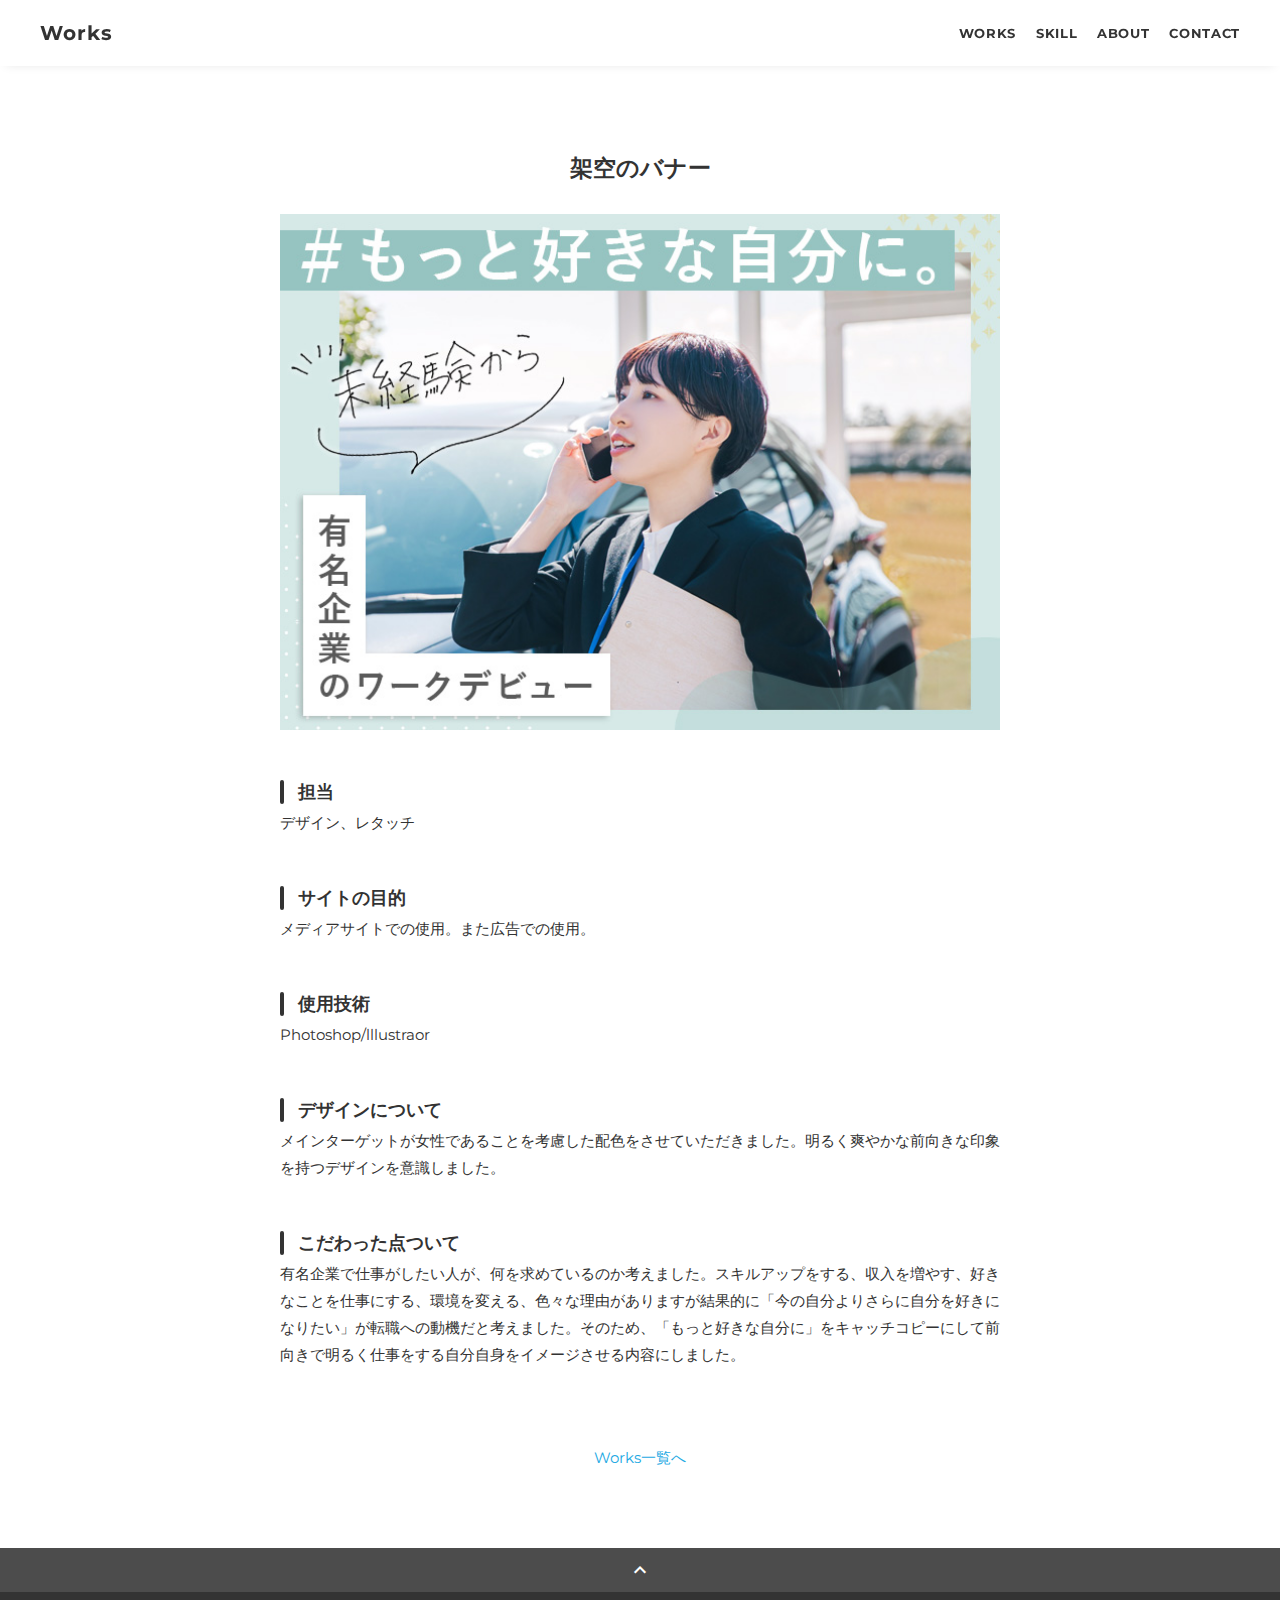
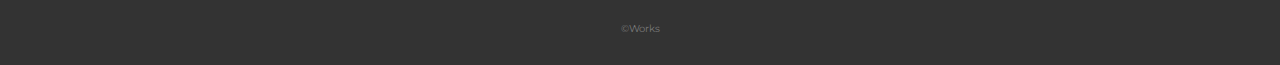
<file: works-4.html>
<!DOCTYPE html>
<html>
<head>
  <meta charset="utf-8">
  <meta name="viewport" content="width=device-width, initial-scale=1.0, maximum-scale=1.0, minimum-scale=1.0">
  <title>ポートフォリオ</title>
  <link rel="preconnect" href="https://fonts.gstatic.com">
  <link href="https://fonts.googleapis.com/css2?family=Montserrat:wght@400;700&display=swap" rel="stylesheet">
  <link href="https://fonts.googleapis.com/css?family=Material+Icons+Outlined" rel="stylesheet">
  <link href="css/ress.css" media="all" rel="stylesheet" type="text/css" />
  <link href="css/style.css" media="all" rel="stylesheet" type="text/css" />
</head>

<body>
  <div class="wrapper">

    <!-- header -->
    <header class="header ">
      <div class="container">
        <h1 class="header-logo">
          <a href="index.html">Works</a>
        </h1>
        <nav class="gnav">
          <ul class="gnav-list">
            <li class="gnav-item"><a href="index.html#works">WORKS</a></li>
            <li class="gnav-item"><a href="index.html#skill">SKILL</a></li>
            <li class="gnav-item"><a href="index.html#about">ABOUT</a></li>
            <li class="gnav-item"><a href="index.html#contact">CONTACT</a></li>
          </ul>
        </nav>
      </div>
    </header>
    <!-- /header -->

    <main class="content">

      <article class="article">
        <div class="article-container">
          <h2 class="article-title">架空のバナー</h2>
          <div class="article-body">
            <p style="text-align: center;">
              <img src="img/works-detail/works-4.jpg" alt="バナー4">
            </p>
            <h3>担当</h3>
            <p>デザイン、レタッチ</p>
            <h3>サイトの目的</h3>
            <p>メディアサイトでの使用。また広告での使用。</p>
            <h3>使用技術</h3>
            <p>Photoshop/lllustraor</p>
            <h3>デザインについて</h3>
            <p>
              メインターゲットが女性であることを考慮した配色をさせていただきました。明るく爽やかな前向きな印象を持つデザインを意識しました。
            </p>
            <h3>こだわった点ついて</h3>
            <p>
              有名企業で仕事がしたい人が、何を求めているのか考えました。スキルアップをする、収入を増やす、好きなことを仕事にする、環境を変える、色々な理由がありますが結果的に「今の自分よりさらに自分を好きになりたい」が転職への動機だと考えました。そのため、「もっと好きな自分に」をキャッチコピーにして前向きで明るく仕事をする自分自身をイメージさせる内容にしました。
            </p>
          </div>
          <div class="home-link">
            <a href="index.html#works">Works一覧へ</a>
          </div>
        </div>
      </article>

      <div class="page-top" id="js-page-top">
        <span class="material-icons-outlined">expand_less</span>
      </div>
    </main>

    <!-- footer -->
    <footer class="footer">
      <div class="copyright">&copy;Works</div>
    </footer>
    <!-- /footer -->

  </div>
  <script src="https://ajax.googleapis.com/ajax/libs/jquery/3.6.0/jquery.min.js"></script>
  <script type='text/javascript' src="js/script.js"></script>
</body>
</html>
</file>
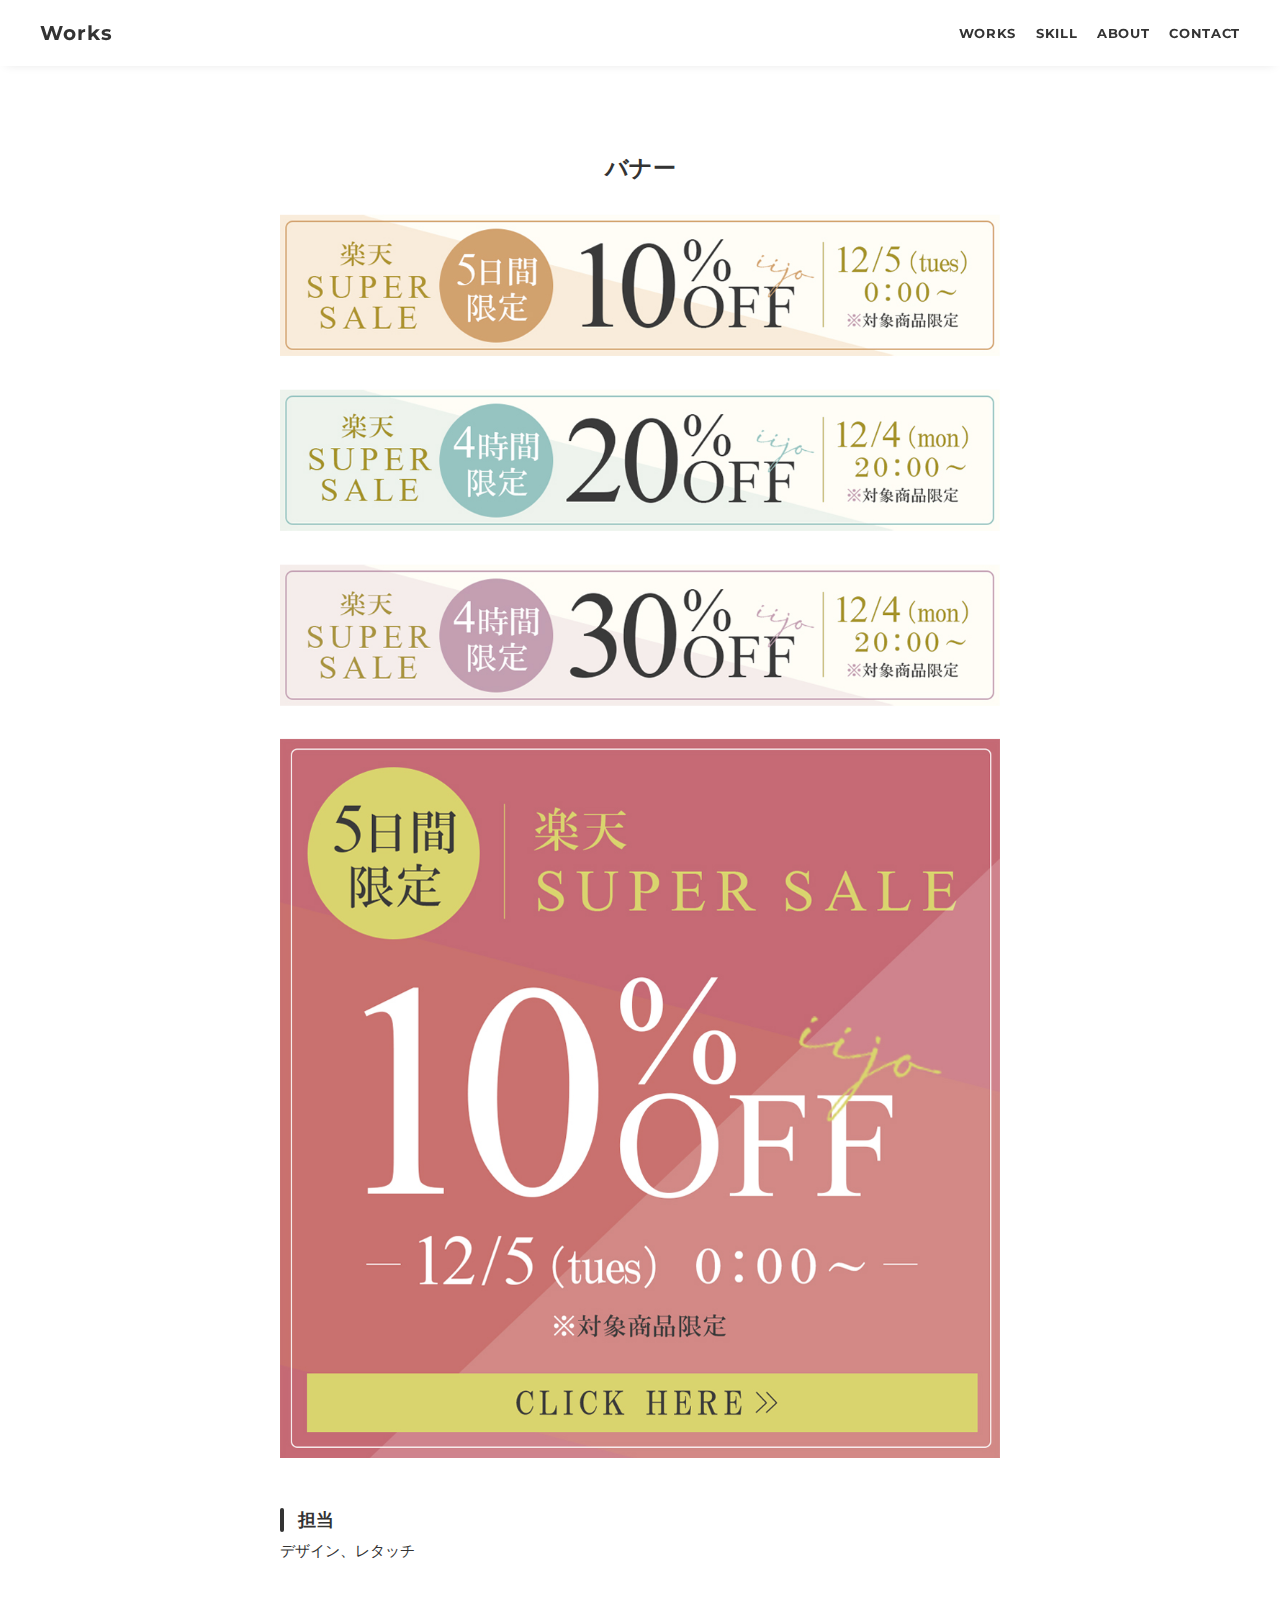
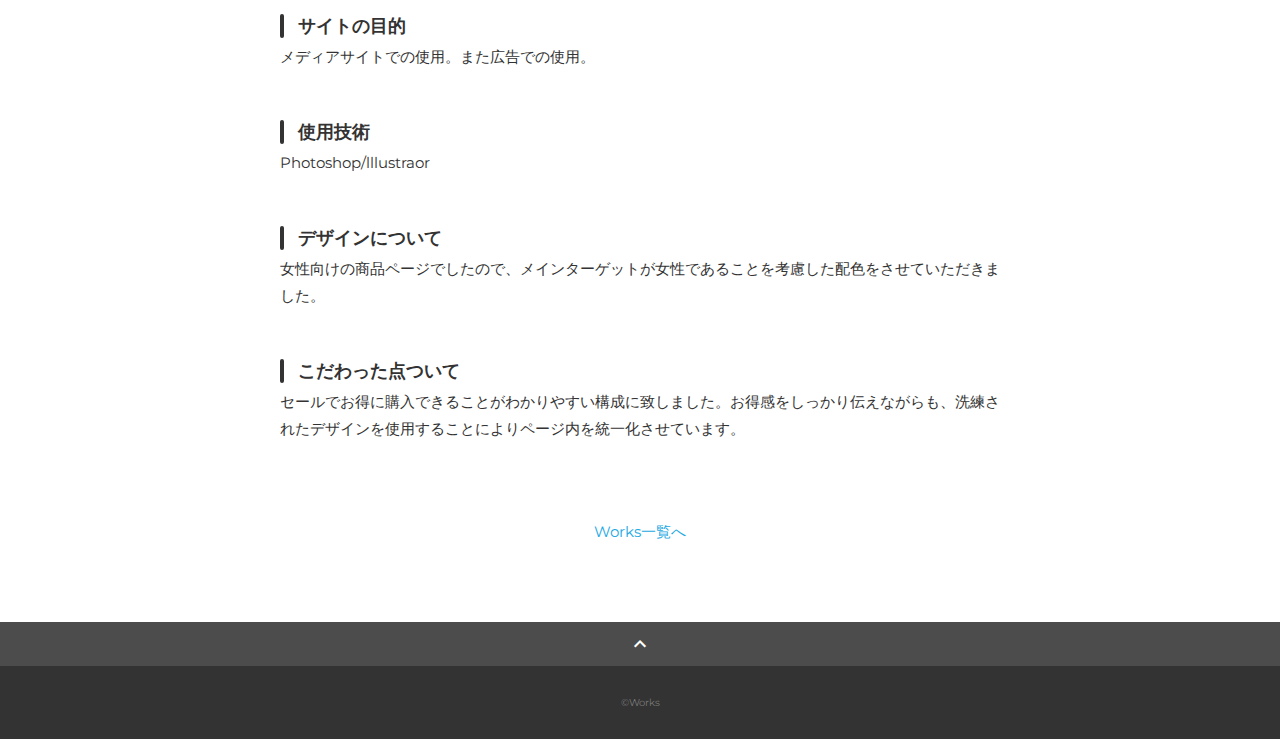
<file: works-5.html>
<!DOCTYPE html>
<html>
<head>
  <meta charset="utf-8">
  <meta name="viewport" content="width=device-width, initial-scale=1.0, maximum-scale=1.0, minimum-scale=1.0">
  <title>ポートフォリオ</title>
  <link rel="preconnect" href="https://fonts.gstatic.com">
  <link href="https://fonts.googleapis.com/css2?family=Montserrat:wght@400;700&display=swap" rel="stylesheet">
  <link href="https://fonts.googleapis.com/css?family=Material+Icons+Outlined" rel="stylesheet">
  <link href="css/ress.css" media="all" rel="stylesheet" type="text/css" />
  <link href="css/style.css" media="all" rel="stylesheet" type="text/css" />
</head>

<body>
  <div class="wrapper">

    <!-- header -->
    <header class="header ">
      <div class="container">
        <h1 class="header-logo">
          <a href="index.html">Works</a>
        </h1>
        <nav class="gnav">
          <ul class="gnav-list">
            <li class="gnav-item"><a href="index.html#works">WORKS</a></li>
            <li class="gnav-item"><a href="index.html#skill">SKILL</a></li>
            <li class="gnav-item"><a href="index.html#about">ABOUT</a></li>
            <li class="gnav-item"><a href="index.html#contact">CONTACT</a></li>
          </ul>
        </nav>
      </div>
    </header>
    <!-- /header -->

    <main class="content">

      <article class="article">
        <div class="article-container">
          <h2 class="article-title">バナー</h2>
          <div class="article-body">
            <p style="text-align: center;">
              <img src="img/works-detail/works-5.jpg" alt="バナー5">
            </p>
            <h3>担当</h3>
            <p>デザイン、レタッチ</p>
            <h3>サイトの目的</h3>
            <p>メディアサイトでの使用。また広告での使用。</p>
            <h3>使用技術</h3>
            <p>Photoshop/lllustraor</p>
            <h3>デザインについて</h3>
            <p>
              女性向けの商品ページでしたので、メインターゲットが女性であることを考慮した配色をさせていただきました。
            <h3>こだわった点ついて</h3>
            <p>
              セールでお得に購入できることがわかりやすい構成に致しました。お得感をしっかり伝えながらも、洗練されたデザインを使用することによりページ内を統一化させています。
            </p>
          </div>
          <div class="home-link">
            <a href="index.html#works">Works一覧へ</a>
          </div>
        </div>
      </article>

      <div class="page-top" id="js-page-top">
        <span class="material-icons-outlined">expand_less</span>
      </div>
    </main>

    <!-- footer -->
    <footer class="footer">
      <div class="copyright">&copy;Works</div>
    </footer>
    <!-- /footer -->

  </div>
  <script src="https://ajax.googleapis.com/ajax/libs/jquery/3.6.0/jquery.min.js"></script>
  <script type='text/javascript' src="js/script.js"></script>
</body>
</html>
</file>
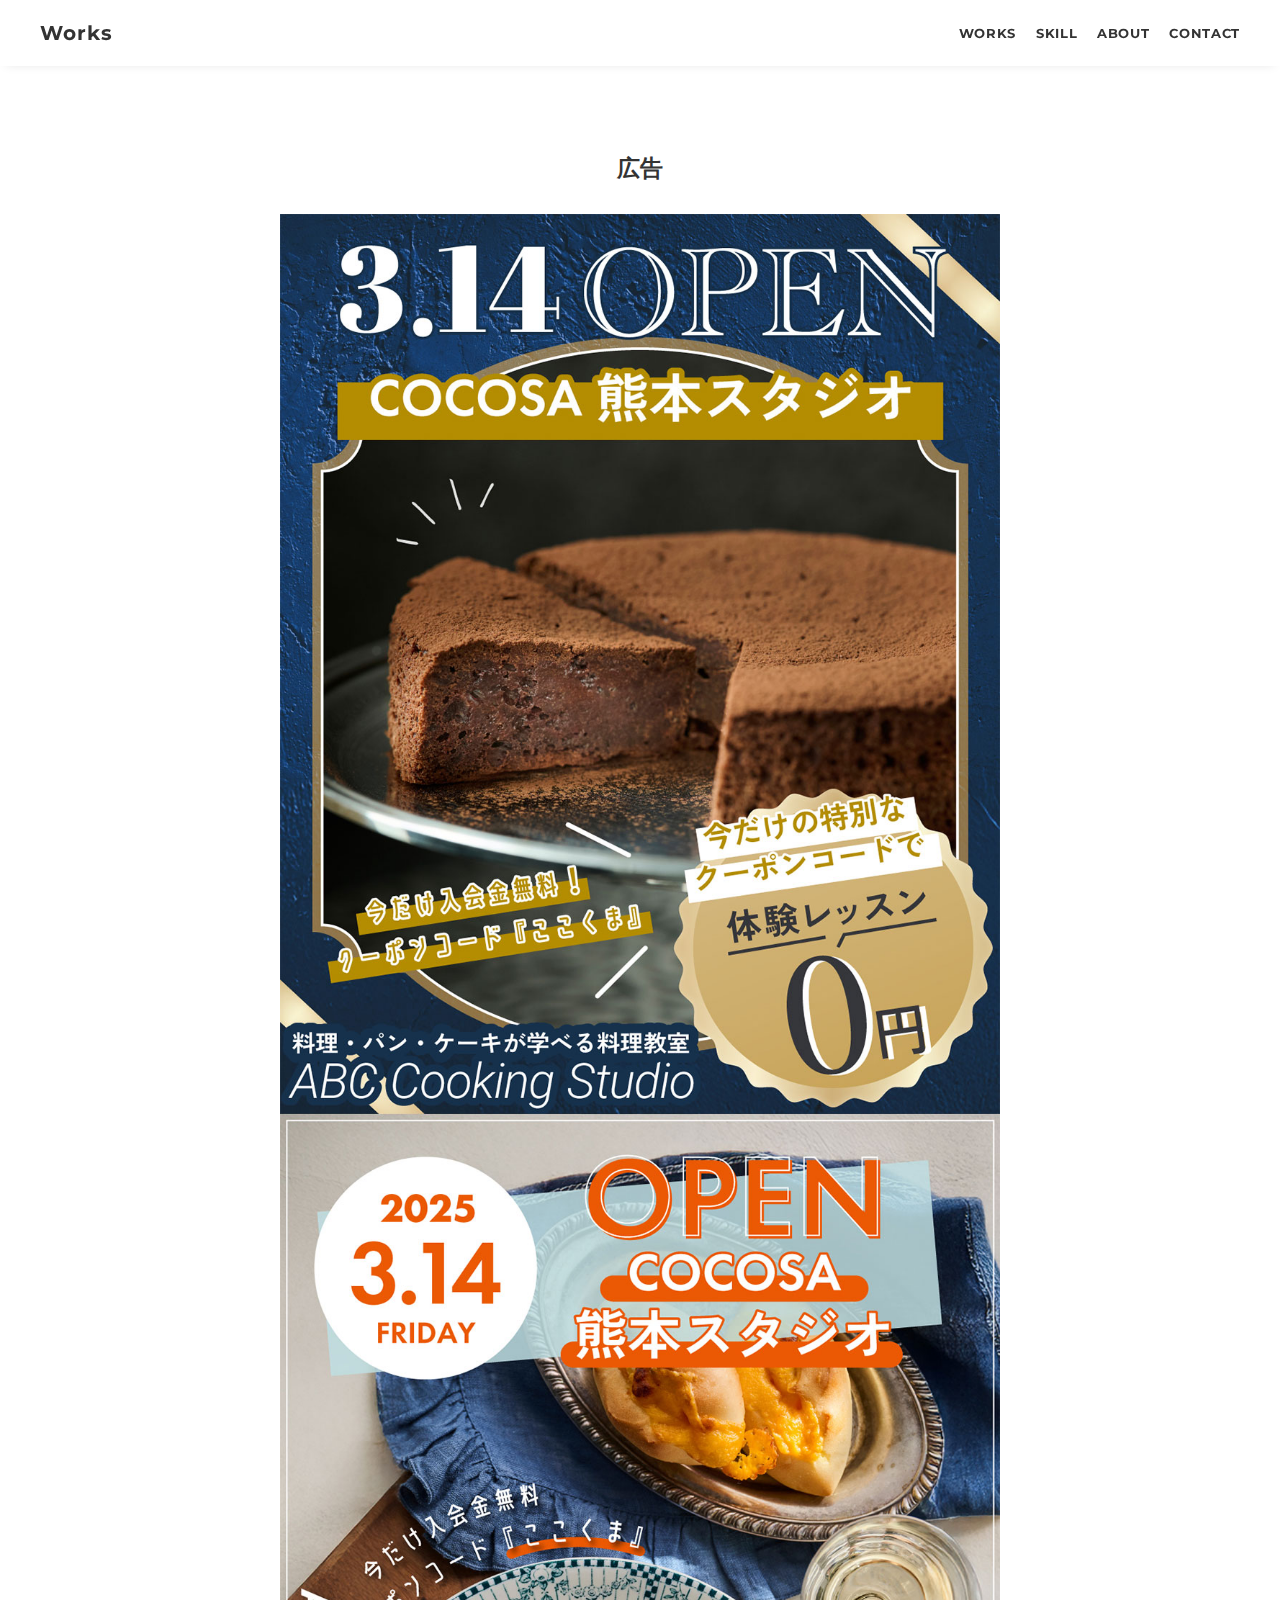
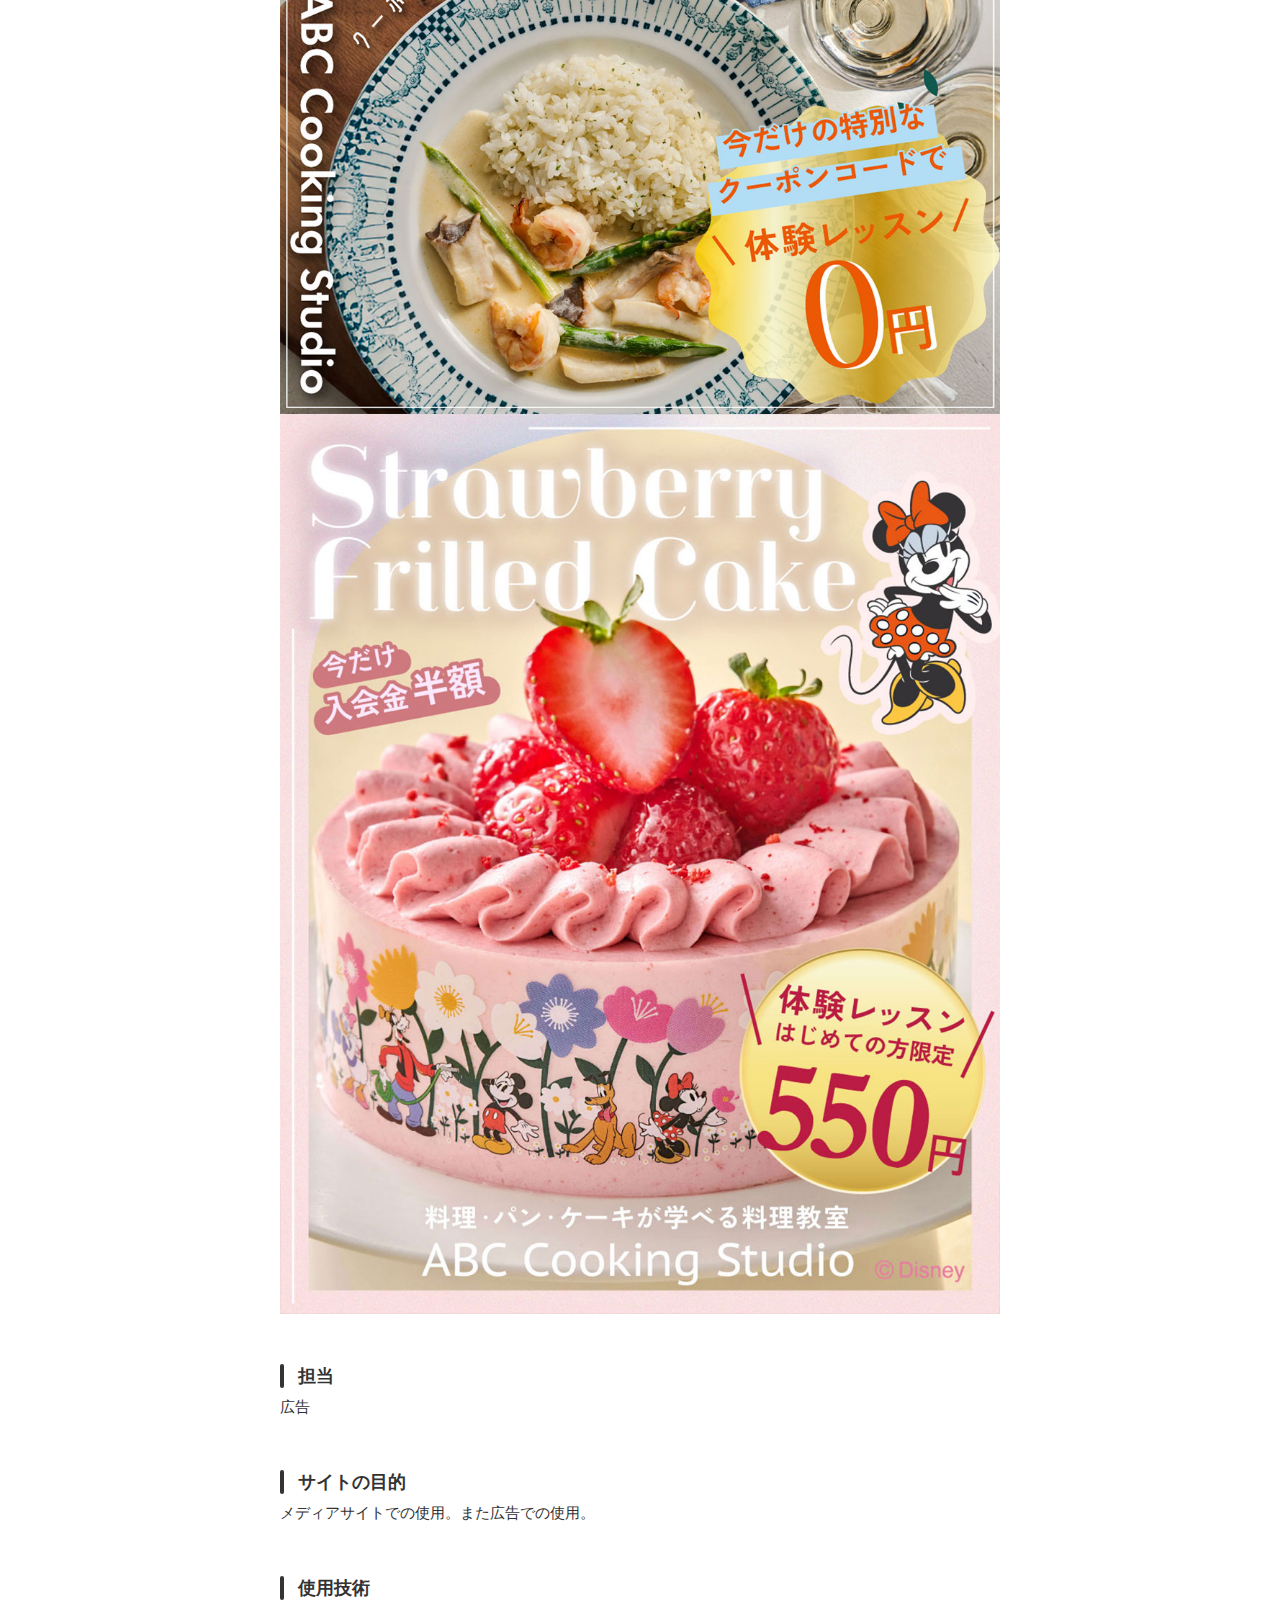
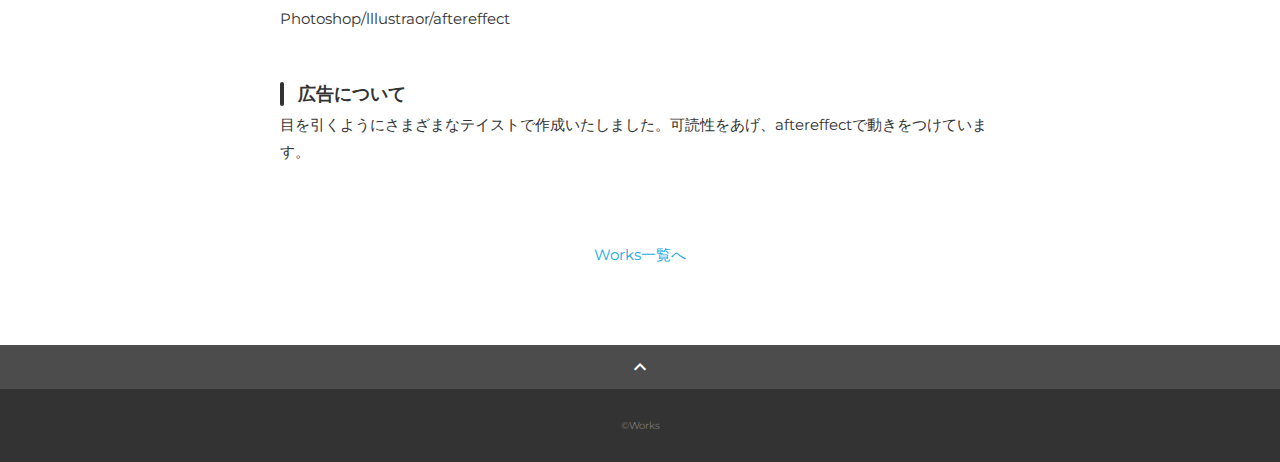
<file: works-6.html>
<!DOCTYPE html>
<html>
<head>
  <meta charset="utf-8">
  <meta name="viewport" content="width=device-width, initial-scale=1.0, maximum-scale=1.0, minimum-scale=1.0">
  <title>ポートフォリオ</title>
  <link rel="preconnect" href="https://fonts.gstatic.com">
  <link href="https://fonts.googleapis.com/css2?family=Montserrat:wght@400;700&display=swap" rel="stylesheet">
  <link href="https://fonts.googleapis.com/css?family=Material+Icons+Outlined" rel="stylesheet">
  <link href="css/ress.css" media="all" rel="stylesheet" type="text/css" />
  <link href="css/style.css" media="all" rel="stylesheet" type="text/css" />
</head>

<body>
  <div class="wrapper">

    <!-- header -->
    <header class="header ">
      <div class="container">
        <h1 class="header-logo">
          <a href="index.html">Works</a>
        </h1>
        <nav class="gnav">
          <ul class="gnav-list">
            <li class="gnav-item"><a href="index.html#works">WORKS</a></li>
            <li class="gnav-item"><a href="index.html#skill">SKILL</a></li>
            <li class="gnav-item"><a href="index.html#about">ABOUT</a></li>
            <li class="gnav-item"><a href="index.html#contact">CONTACT</a></li>
          </ul>
        </nav>
      </div>
    </header>
    <!-- /header -->

    <main class="content">

      <article class="article">
        <div class="article-container">
          <h2 class="article-title">広告</h2>
          <div class="article-body">
            <p style="text-align: center;">
              <img src="img/works-detail/works-6.jpg" alt="バナー6">
            </p>
            <h3>担当</h3>
            <p>広告</p>
            <h3>サイトの目的</h3>
            <p>メディアサイトでの使用。また広告での使用。</p>
            <h3>使用技術</h3>
            <p>Photoshop/lllustraor/aftereffect</p>
            <h3>広告について</h3>
            <p>
              目を引くようにさまざまなテイストで作成いたしました。可読性をあげ、aftereffectで動きをつけています。
            </p>
          </div>
          <div class="home-link">
            <a href="index.html#works">Works一覧へ</a>
          </div>
        </div>
      </article>

      <div class="page-top" id="js-page-top">
        <span class="material-icons-outlined">expand_less</span>
      </div>
    </main>

    <!-- footer -->
    <footer class="footer">
      <div class="copyright">&copy;Works</div>
    </footer>
    <!-- /footer -->

  </div>
  <script src="https://ajax.googleapis.com/ajax/libs/jquery/3.6.0/jquery.min.js"></script>
  <script type='text/javascript' src="js/script.js"></script>
</body>
</html>
</file>
<file: css/ress.css>
/*!
 * ress.css • v3.0.1
 * MIT License
 * github.com/filipelinhares/ress
 */

/* # =================================================================
   # Global selectors
   # ================================================================= */

html {
  box-sizing: border-box;
  word-break: normal;
  -moz-tab-size: 4;
  tab-size: 4;

  -webkit-text-size-adjust: 100%; /* Prevent adjustments of font size after orientation changes in iOS */
}

*,
::before,
::after {
  box-sizing: inherit;
  background-repeat: no-repeat; /* Set `background-repeat: no-repeat` to all elements and pseudo elements */
}

::before,
::after {
  vertical-align: inherit;
  text-decoration: inherit; /* Inherit text-decoration and vertical align to ::before and ::after pseudo elements */
}

* {
  margin: 0;
  padding: 0; /* Reset `padding` and `margin` of all elements */
}

/* # =================================================================
   # General elements
   # ================================================================= */

hr {
  overflow: visible; /* Show the overflow in Edge and IE */
  height: 0; /* Add the correct box sizing in Firefox */
}

details,
main {
  display: block; /* Render the `main` element consistently in IE. */
}

summary {
  display: list-item; /* Add the correct display in all browsers */
}

small {
  font-size: 80%; /* Set font-size to 80% in `small` elements */
}

[hidden] {
  display: none; /* Add the correct display in IE */
}

abbr[title] {
  /* Add the correct text decoration in Chrome, Edge, IE, Opera, and Safari */
  text-decoration: underline;
  text-decoration: underline dotted;
  border-bottom: none; /* Remove the bottom border in Chrome 57 */
}

a {
  background-color: transparent; /* Remove the gray background on active links in IE 10 */
}

a:active,
a:hover {
  outline-width: 0; /* Remove the outline when hovering in all browsers */
}

code,
kbd,
pre,
samp {
  font-family: monospace, monospace; /* Specify the font family of code elements */
}

pre {
  font-size: 1em; /* Correct the odd `em` font sizing in all browsers */
}

b,
strong {
  font-weight: bolder; /* Add the correct font weight in Chrome, Edge, and Safari */
}

/* https://gist.github.com/unruthless/413930 */
sub,
sup {
  position: relative;
  font-size: 75%;
  line-height: 0;
  vertical-align: baseline;
}

sub {
  bottom: -.25em;
}

sup {
  top: -.5em;
}

/* # =================================================================
   # Forms
   # ================================================================= */

input {
  border-radius: 0;
}

/* Replace pointer cursor in disabled elements */
[disabled] {
  cursor: default;
}

[type="number"]::-webkit-container-spin-button,
[type="number"]::-webkit-outer-spin-button {
  height: auto; /* Correct the cursor style of increment and decrement buttons in Chrome */
}

[type="search"] {
  outline-offset: -2px; /* Correct the outline style in Safari */

  -webkit-appearance: textfield; /* Correct the odd appearance in Chrome and Safari */
}

[type="search"]::-webkit-search-decoration {
  -webkit-appearance: none; /* Remove the container padding in Chrome and Safari on macOS */
}

textarea {
  overflow: auto; /* Internet Explorer 11+ */
  resize: vertical; /* Specify textarea resizability */
}

button,
input,
optgroup,
select,
textarea {
  font: inherit; /* Specify font inheritance of form elements */
}

optgroup {
  font-weight: bold; /* Restore the font weight unset by the previous rule */
}

button {
  overflow: visible; /* Address `overflow` set to `hidden` in IE 8/9/10/11 */
}

button,
select {
  text-transform: none; /* Firefox 40+, Internet Explorer 11- */
}

/* Apply cursor pointer to button elements */
button,
[type="button"],
[type="reset"],
[type="submit"],
[role="button"] {
  cursor: pointer;
  color: inherit;
}

/* Remove container padding and border in Firefox 4+ */
button::-moz-focus-container,
[type="button"]::-moz-focus-container,
[type="reset"]::-moz-focus-container,
[type="submit"]::-moz-focus-container {
  padding: 0;
  border-style: none;
}

/* Replace focus style removed in the border reset above */
button:-moz-focusring,
[type="button"]::-moz-focus-container,
[type="reset"]::-moz-focus-container,
[type="submit"]::-moz-focus-container {
  outline: 1px dotted ButtonText;
}

button,
html [type="button"],
/* Prevent a WebKit bug where (2) destroys native `audio` and `video`controls in Android 4 */
[type="reset"],
[type="submit"] {
  -webkit-appearance: button; /* Correct the inability to style clickable types in iOS */
}

/* Remove the default button styling in all browsers */
button,
input,
select,
textarea {
  border-style: none;
  background-color: transparent;
}

/* Style select like a standard input */
select {
  -webkit-appearance: none; /* Chrome 41+ */
  -moz-appearance: none; /* Firefox 36+ */
}

select::-ms-expand {
  display: none; /* Internet Explorer 11+ */
}

select::-ms-value {
  color: currentColor; /* Internet Explorer 11+ */
}

legend {
  display: table; /* Correct the text wrapping in Edge and IE */
  max-width: 100%; /* Correct the text wrapping in Edge and IE */
  max-width: 100%; /* Correct the text wrapping in Edge 18- and IE */
  white-space: normal; /* Correct the text wrapping in Edge and IE */
  color: inherit; /* Correct the color inheritance from `fieldset` elements in IE */
  border: 0; /* Correct `color` not being inherited in IE 8/9/10/11 */
}

::-webkit-file-upload-button {
  font: inherit; /* Change font properties to `inherit` in Chrome and Safari */
  color: inherit;
  /* Correct the inability to style clickable types in iOS and Safari */

  -webkit-appearance: button;
}

/* # =================================================================
   # Specify media element style
   # ================================================================= */

img {
  border-style: none; /* Remove border when inside `a` element in IE 8/9/10 */
}

/* Add the correct vertical alignment in Chrome, Firefox, and Opera */
progress {
  vertical-align: baseline;
}

/* # =================================================================
   # Accessibility
   # ================================================================= */

/* Hide content from screens but not screenreaders */
@media screen {
  [hidden~="screen"] {
    display: inherit;
  }
  [hidden~="screen"]:not(:active):not(:focus):not(:target) {
    position: absolute !important;
    clip: rect(0 0 0 0) !important;
  }
}

/* Specify the progress cursor of updating elements */
[aria-busy="true"] {
  cursor: progress;
}

/* Specify the pointer cursor of trigger elements */
[aria-controls] {
  cursor: pointer;
}

/* Specify the unstyled cursor of disabled, not-editable, or otherwise inoperable elements */
[aria-disabled] {
  cursor: default;
}
</file>
<file: css/style.css>
body {
  font-family: "Montserrat","Helvetica Neue",Arial,"Hiragino Kaku Gothic ProN","Hiragino Sans",Meiryo,sans-serif;
  font-size: 15px;
  letter-spacing: .0.5em;
  color: #333;
}

a {
  transition: opacity .3s;
  text-decoration: none;
  color: #1ca9e3;
}

img {
  max-width: 100%;
  height: auto;
  vertical-align: bottom;
  border-style: none;
}



.pc-only {
  display: block;
}

.sp-only {
  display: none;
}

/*--------------------------------
 レイアウト
---------------------------------*/
.wrapper {
  padding-top: 73px;
}

.section {
  padding: 90px 0;
}

.section:nth-of-type(odd) {
  background-color: #f7f7f7;
}

.container {
  max-width: 1340px;
  margin: 0 auto;
  padding: 0 40px;
}

/*--------------------------------
 見出し
---------------------------------*/
.title {
  font-size: 34px;
  font-weight: bold;
  line-height: 1;
  margin-bottom: 40px;
  text-align: center;
  letter-spacing: .05em;
  color: #333;
}

.lead {
  font-size: 16px;
  line-height: 1.8;
  margin-bottom: 30px;
}

/*--------------------------------
ヘッダー
---------------------------------*/
.header {
  position: fixed;
  top: 0;
  z-index: 1;
  width: 100%;
  background-color: #fff;
  box-shadow: 0 5px 10px -6px rgba(0,0,0,.1);
}

.header .container {
  display: flex;
  align-items: center;
  justify-content: space-between;
  padding: 20px 40px;
}

.header-logo {
  font-size: 20px;
  font-weight: bold;
  line-height: 1.2;
  margin-right: 20px;
  letter-spacing: .05em;
}

.header-logo a {
  color: #333;
}

.gnav-list {
  display: flex;
  justify-content: space-between;
  list-style: none;
}

.gnav-item:not(:last-child) {
  margin-right: 20px;
}

.gnav-item a {
  position: relative;
  font-size: 13px;
  font-weight: bold;
  display: inline-block;
  padding: 5px 0;
  transition: .3s;
  letter-spacing: .05em;
  color: #333;
}
.gnav-item a:after {
  position: absolute;
  bottom: 0;
  left: 50%;
  width: 0;
  height: 3px;
  content: "";
  transition: .3s;
  -webkit-transform: translateX(-50%);
  transform: translateX(-50%);
  background-color: #333;
}

.gnav-item a:hover:after {
  width: 100%;
}

/*--------------------------------
 メインビジュアル
---------------------------------*/
.mv {
  display: flex;
  align-items: center;
  justify-content: center;
  height: auto;
  text-align: center;
}

.mv-container {
  position: relative;
  padding: 0 20px;
}

.mv-container img {
  width: 100%;
  height: auto;
}

/*--------------------------------
 Works
---------------------------------*/
.works-list {
  display: flex;
  flex-wrap: wrap;
  margin-bottom: -40px;
}

.works-item {
  width: 31.74603%;
  margin-right: 1.58730%;
  margin-bottom: 40px;
  color: #333;
}

.works-item:hover {
  opacity: .9;
}

.works-item:nth-of-type(3n) {
  margin-right: 0;
}

.works-name {
  font-size: 12px;
  font-weight: bold;
  margin-top: 8px;
}

.works-info {
  font-size: 10px;
  margin-top: 5px;
}

/*--------------------------------
 Skill
---------------------------------*/
.skill-list {
  display: flex;
  flex-wrap: wrap;
  justify-content: space-between;
  margin-bottom: -50px;
}

.skill-item {
  display: flex;
  align-items: flex-start;
  justify-content: space-between;
  width: 48%;
  margin-bottom: 50px;
}

.skill-img {
  width: 60px;
  height: auto;
  margin-right: 20px;
}

.skill-body {
  flex: 1;
}

.skill-name {
  margin-bottom: 10px;
}

.skill-text {
  font-size: 14px;
  line-height: 1.8;
}

/*--------------------------------
 About
---------------------------------*/
.profile {
  display: flex;
  flex-wrap: wrap;
  max-width: 800px;
  margin: 0 auto;
}
.profile-img {
  width: 20%;
  margin-right: 30px;
  border-radius: 50%;
}
.profile-img img {
  border-radius: 50%;
}
.profile-body {
  flex: 1;
  display: flex;
  align-items: center;
}

.profile-body p {
  font-size: 15px;
  line-height: 1.8;
}

.profile-body p:not(:last-child) {
  margin-bottom: 30px;
}

/*--------------------------------
 Contact
---------------------------------*/
.contact {
  text-align: center;
}

.contact-item:not(:last-child) {
  margin-right: 10px;
}

.contact-text {
  margin-top: 10px;
}
/*--------------------------------
 ページトップ
---------------------------------*/
.page-top {
  font-weight: bold;
  padding: 10px;
  cursor: pointer;
  text-align: center;
  background-color: #4c4c4c;
}

.page-top .material-icons-outlined {
  vertical-align: bottom;
  color: #fff;
}

/*--------------------------------
 フッター
---------------------------------*/
.footer {
  padding: 30px;
  background-color: #333;
}

.copyright {
  font-size: 10px;
  text-align: center;
  color: #797979;
}

/*--------------------------------
 下層：Worksページ
---------------------------------*/
.article {
  padding: 80px 0;
}

.article-container {
  max-width: 1040px;
  margin: 0 auto;
  padding: 0 20px;
}

.article-title {
  margin-bottom: 30px;
  text-align: center;
}

.article-body {
  max-width: 720px;
  margin: 0 auto;
  margin-bottom: 80px;
}

.article-body h3 {
  position: relative;
  font-size: 18px;
  margin-bottom: 5px;
  padding-left: 1em;
}

.article-body img {
  width: 100%;
  height: auto;
}

.article-body h3:not(:first-child) {
  margin-top: 50px;
}

.article-body h3::before {
  position: absolute;
  top: 0;
  left: 0;
  width: 4px;
  height: 100%;
  content: "";
  border-radius: 3px;
  background-color: #333;
}

.article-body p {
  font-size: 15px;
  line-height: 1.8;
  margin-bottom: 30px;
}

.home-link {
  text-align: center;
}

/*media Queries 767
----------------------------------------------------*/
@media screen and (max-width: 767px) {
  body {
    font-size: 14px;
  }

  .pc-only {
    display: none;
  }

  .sp-only {
    display: block;
  }

  /* 見出し */
  .title {
    font-size: 26px;
    margin-bottom: 20px;
  }

  .lead {
    font-size: 14px;
    line-height: 1.7;
    margin-bottom: 20px;
  }

  /* レイアウト */
  .wrapper {
    padding-top: 57px;
  }

  .section {
    padding: 60px 0;
  }

  .container {
    padding: 0 20px;
  }

  /* ヘッダー */
  .header .container {
    padding: 15px;
  }

  .header-logo {
    font-size: 15px;
    margin-right: 15px;
  }

  .gnav-item:not(:last-child) {
    margin-right: 10px;
  }

  .gnav-item a {
    font-size: 10px;
  }

  .gnav-item a:after {
    display: none;
  }

  /*  メインビジュアル */
  .mv {
    height: 40vh;
  }

  .mv-container {
    padding: 0 20px;
  }

  .mv-title {
    font-size: 30px;
  }
  .mv-subtitle {
    font-size: 16px;
    margin-bottom: 20px;
  }

  .mv-text {
    top: 75%;
    font-size: 14px;
    line-height: 1.7;
  }

  /* Works */
  .works-name {
    font-size: 12px;
  }

  .works-info {
    margin-top: 3px;
  }

  .works-list {
    justify-content: space-between;
  }

  .works-item {
    flex: 0 0 48%;
    margin-right: 0;
    margin-bottom: 30px;
  }

  /* Skill */
  .skill-list {
    display: block;
    margin-bottom: 0;
  }

  .skill-item {
    width: 100%;
    margin-bottom: 35px;
  }

  .skill-item:last-child {
    margin-bottom: 0;
  }

  .skill-name {
    margin-bottom: 5px;
  }

  .skill-text {
    font-size: 13px;
    line-height: 1.7;
  }

  /* About */
  .profile {
    display: block;
  }
  .profile-img {
    width: 150px;
    margin: 0 auto;
    margin-bottom: 25px;
  }

  .profile-body p {
    font-size: 14px;
    line-height: 1.7;
  }

  .profile-body p:not(:last-child) {
    margin-bottom: 20px;
  }

  /* フッター */
  .footer {
    padding: 20px;
  }

  /* 下層ページ */
  .article {
    padding: 50px 0;
  }

  .article-body h3 {
    font-size: 16px;
    padding-left: .8em;
  }

  .article-body h3:not(:first-child) {
    margin-top: 30px;
  }

  .article-body p {
    font-size: 14px;
    line-height: 1.7;
    margin-bottom: 20px;
  }
}
</file>
